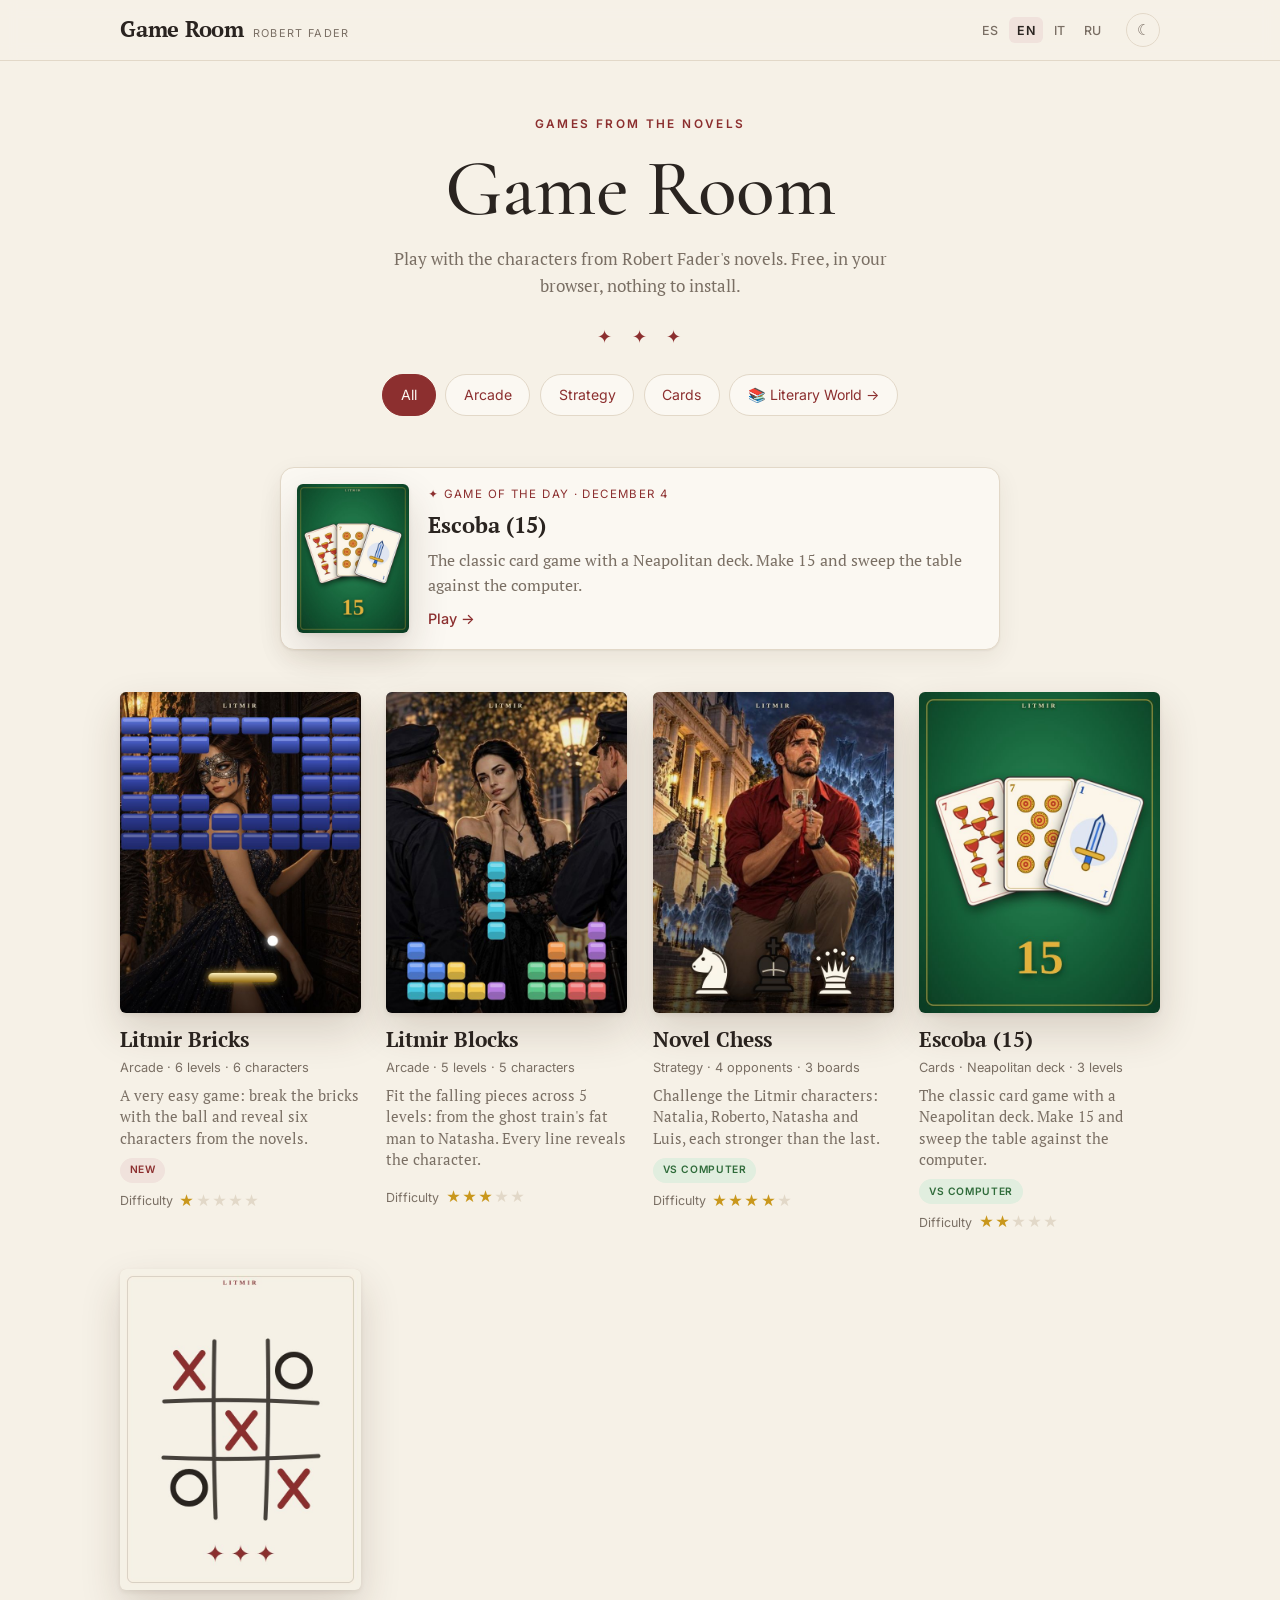
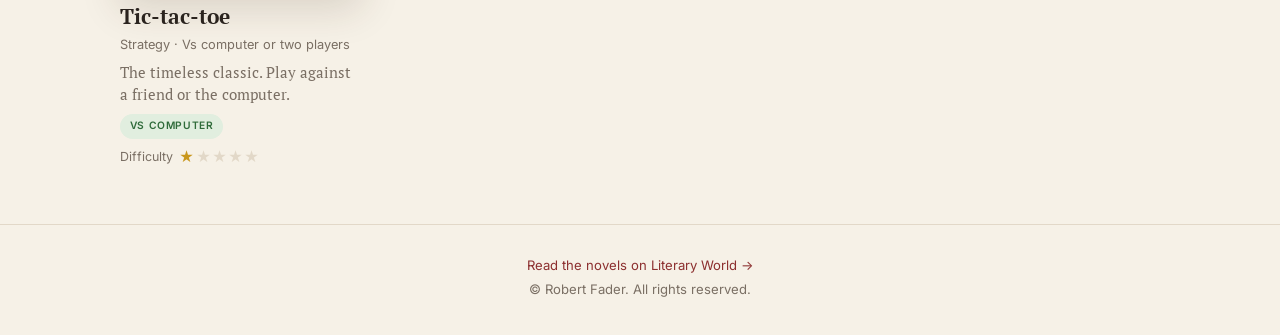
<file: index.html>
<!DOCTYPE html>
<html lang="es">
<head>
  <meta charset="UTF-8">
  <meta name="viewport" content="width=device-width, initial-scale=1.0, viewport-fit=cover">
  <title>Sala de juegos · Robert Fader</title>
  <meta name="description" content="Juegos con los personajes de las novelas de Robert Fader · Games · Giochi · Игры">
  <meta name="theme-color" content="#f6f1e7" media="(prefers-color-scheme: light)">
  <meta name="theme-color" content="#16130f" media="(prefers-color-scheme: dark)">
  <link rel="preconnect" href="https://fonts.googleapis.com">
  <link rel="preconnect" href="https://fonts.gstatic.com" crossorigin>
  <link href="https://fonts.googleapis.com/css2?family=Cormorant+Garamond:ital,wght@0,500;0,600;1,500&family=PT+Serif:ital,wght@0,400;0,700;1,400&family=Inter:wght@400;500;600&display=swap" rel="stylesheet">
  <link rel="stylesheet" href="css/home.css">
  <script>
    // aplica el tema guardado antes de pintar para evitar parpadeos
    try { const th = localStorage.getItem("portal-theme"); if (th) document.documentElement.dataset.theme = th; } catch (e) {}
  </script>
</head>
<body>
  <header class="top">
    <div class="wrap top-in">
      <a class="brand" href="./">
        <span class="brand-name" data-i18n="brand"></span>
        <span class="brand-by">Robert Fader</span>
      </a>
      <nav class="langs" id="langs" aria-label="Idioma / Language"></nav>
      <button class="theme-btn" id="themeBtn" data-i18n-aria="theme">☾</button>
    </div>
  </header>

  <main class="wrap">
    <section class="hero">
      <p class="eyebrow" data-i18n="eyebrow"></p>
      <h1 data-i18n="brand"></h1>
      <p class="lead" data-i18n="lead"></p>
      <div class="stars-orn" aria-hidden="true">✦ &nbsp; ✦ &nbsp; ✦</div>
      <div class="pills" id="pills"></div>
    </section>

    <section class="pick" id="pick"></section>

    <section class="grid" id="grid" aria-live="polite"></section>
  </main>

  <footer class="foot">
    <div class="wrap">
      <p><a id="litLink" href="https://luisfader.github.io/litmir/" data-i18n="readNovels"></a></p>
      <p>© Robert Fader. <span data-i18n="rights"></span></p>
    </div>
  </footer>

  <script src="js/i18n.js"></script>
  <script src="js/games.js"></script>
  <script src="js/portal.js"></script>
</body>
</html>
</file>
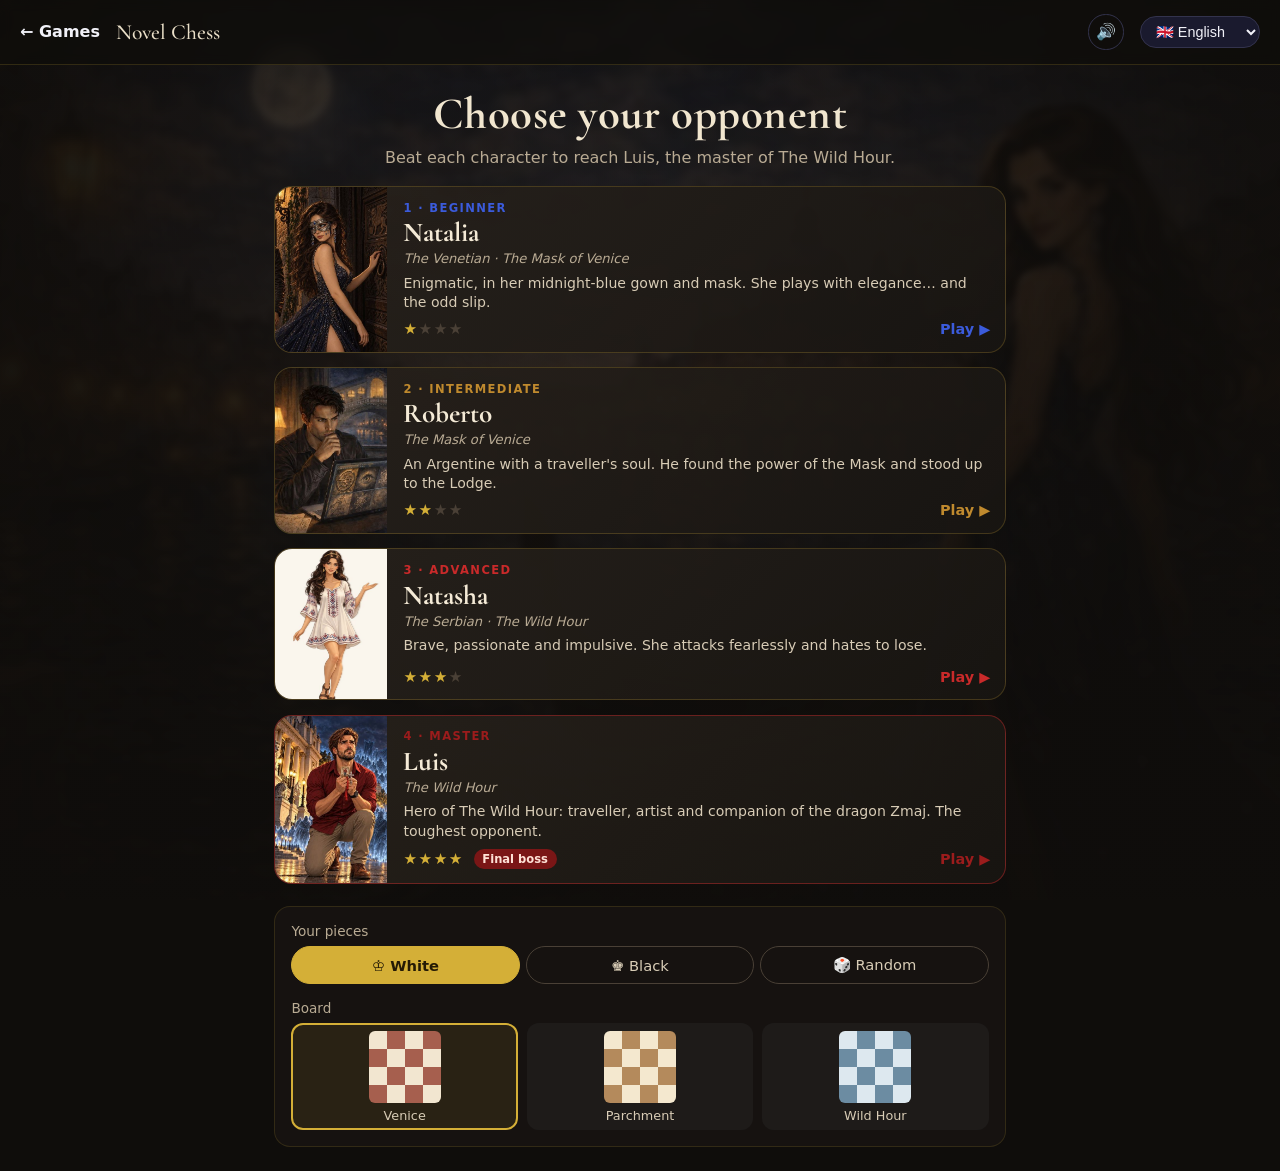
<file: games/ajedrez/index.html>
<!DOCTYPE html>
<html lang="es">
<head>
  <meta charset="UTF-8">
  <meta name="viewport" content="width=device-width, initial-scale=1.0, viewport-fit=cover">
  <meta name="theme-color" content="#0f0d0b">
  <title>Ajedrez de las novelas</title>
  <link rel="preconnect" href="https://fonts.googleapis.com">
  <link rel="preconnect" href="https://fonts.gstatic.com" crossorigin>
  <link href="https://fonts.googleapis.com/css2?family=Cormorant+Garamond:ital,wght@0,600;0,700;1,500&display=swap" rel="stylesheet">
  <link rel="stylesheet" href="../../css/portal.css">
  <link rel="stylesheet" href="ajedrez.css">
</head>
<body>
  <div class="ambient" id="ambient"></div>

  <nav class="game-bar">
    <a href="../../" data-i18n="back"></a>
    <h1 data-i18n="title"></h1>
    <span class="spacer"></span>
    <button class="icon-btn" id="btnSound" data-i18n-aria="sound">🔊</button>
    <button class="icon-btn" id="btnRivals" data-i18n-aria="rivals" hidden>👥</button>
    <span id="lang"></span>
  </nav>

  <!-- Pantalla 1: elegir rival -->
  <section class="screen" id="screenSelect">
    <header class="sel-head">
      <h2 data-i18n="pickRival"></h2>
      <p data-i18n="pickSub"></p>
    </header>
    <div class="rivals" id="rivalList"></div>
    <div class="options">
      <div class="opt">
        <span data-i18n="yourColor"></span>
        <div class="seg" id="colorSeg"></div>
      </div>
      <div class="opt">
        <span data-i18n="boardStyle"></span>
        <div class="themes" id="themeSeg"></div>
      </div>
    </div>
  </section>

  <!-- Pantalla 2: partida -->
  <section class="screen" id="screenGame" hidden>
    <div class="player-bar opp" id="oppBar">
      <img class="avatar" id="oppAvatar" alt="">
      <div class="pinfo">
        <div class="pname"><b id="oppName"></b> <span class="lvl" id="oppLevel"></span></div>
        <div class="captured" id="oppCaptured"></div>
      </div>
      <div class="status" id="oppStatus"></div>
      <div class="bubble" id="bubble" hidden></div>
    </div>

    <div class="board-wrap" id="boardWrap">
      <div class="board" id="board">
        <div class="squares" id="squares"></div>
        <div class="pieces" id="pieces"></div>
      </div>
      <div class="promo" id="promo" hidden></div>
    </div>

    <div class="player-bar me">
      <div class="avatar me-av">♟</div>
      <div class="pinfo">
        <div class="pname"><b data-i18n="you"></b></div>
        <div class="captured" id="myCaptured"></div>
      </div>
      <div class="status" id="myStatus"></div>
    </div>

    <div class="moves" id="moves"></div>

    <div class="game-controls">
      <button class="btn" id="btnUndo">↶ <span data-i18n="undo"></span></button>
      <button class="btn" id="btnResign">🏳 <span id="resignLbl" data-i18n="resign"></span></button>
      <div class="themes mini" id="themeSeg2"></div>
    </div>
  </section>

  <div class="modal" id="modal" hidden><div class="modal-box" id="modalBox" role="dialog" aria-modal="true"></div></div>

  <script src="../../js/i18n.js"></script>
  <script src="strings.js"></script>
  <script src="pieces.js"></script>
  <script src="chess-engine.js"></script>
  <script src="ajedrez.js"></script>
</body>
</html>
</file>
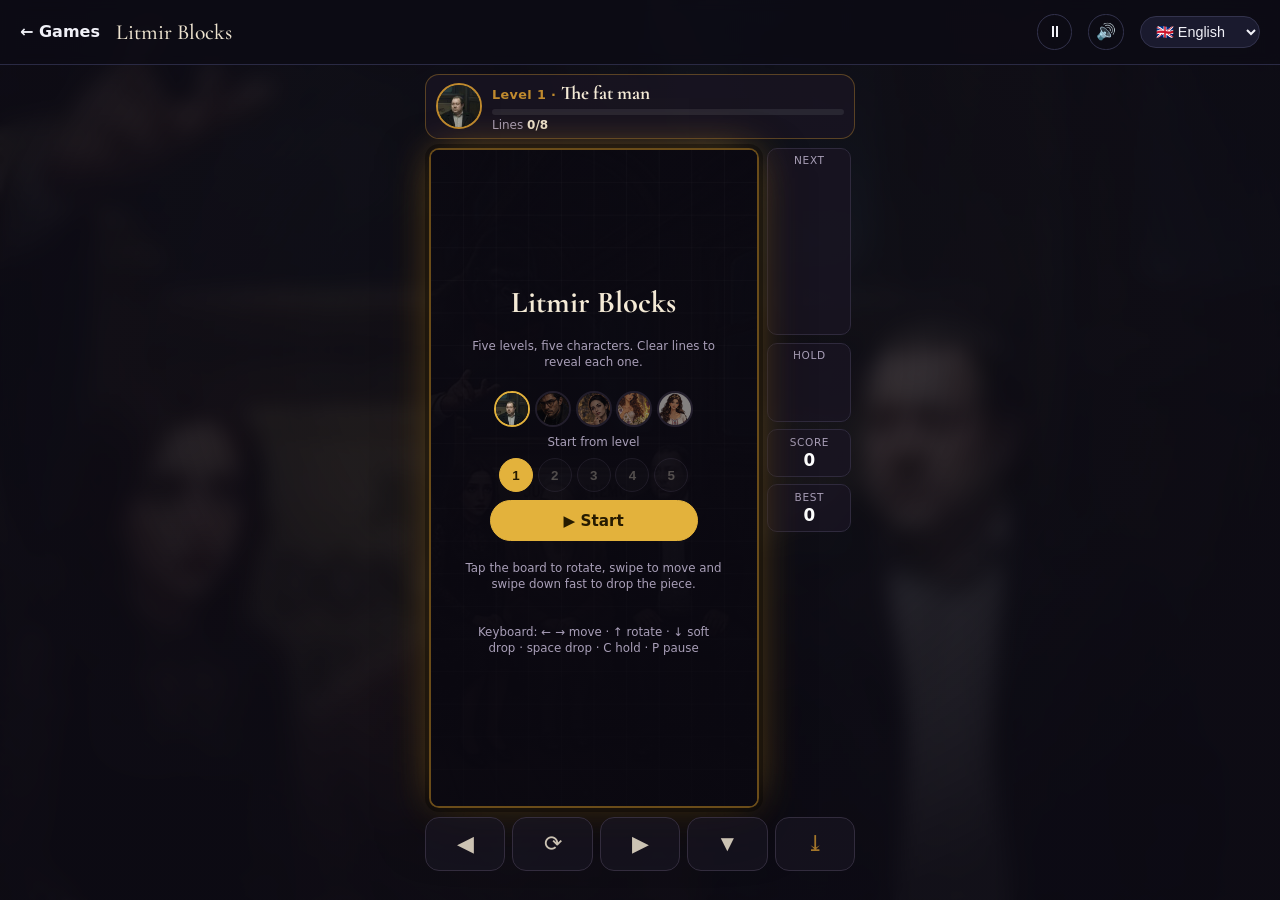
<file: games/bloques/index.html>
<!DOCTYPE html>
<html lang="es">
<head>
  <meta charset="UTF-8">
  <meta name="viewport" content="width=device-width, initial-scale=1.0, viewport-fit=cover, user-scalable=no">
  <meta name="theme-color" content="#0d0b14">
  <title>Bloques de Litmir</title>
  <link rel="preconnect" href="https://fonts.googleapis.com">
  <link rel="preconnect" href="https://fonts.gstatic.com" crossorigin>
  <link href="https://fonts.googleapis.com/css2?family=Cormorant+Garamond:ital,wght@0,600;0,700;1,500&display=swap" rel="stylesheet">
  <link rel="stylesheet" href="../../css/portal.css">
  <link rel="stylesheet" href="bloques.css">
</head>
<body>
  <div class="ambient" id="ambient"></div>

  <nav class="game-bar">
    <a href="../../" data-i18n="back"></a>
    <h1 data-i18n="title"></h1>
    <span class="spacer"></span>
    <button class="icon-btn" id="btnPause" data-i18n-aria="pause">⏸</button>
    <button class="icon-btn" id="btnSound" data-i18n-aria="sound">🔊</button>
    <span id="lang"></span>
  </nav>

  <main class="game">
    <div class="hud-top">
      <img class="avatar" id="lvlAvatar" alt="">
      <div class="lvl-info">
        <div class="lvl-name"><span id="lvlNum"></span> · <b id="lvlName"></b></div>
        <div class="progress"><i id="lvlBar"></i></div>
        <div class="lvl-lines"><span data-i18n="lines"></span> <b id="lvlLines">0/8</b></div>
      </div>
    </div>

    <div class="play">
      <div class="well" id="well">
        <div class="reveal" id="reveal"></div>
        <div class="veil" id="veil"></div>
        <canvas id="board" aria-label="Board"></canvas>
        <div class="overlay" id="overlay" hidden></div>
      </div>

      <aside class="side">
        <div class="box">
          <span data-i18n="next"></span>
          <canvas id="next" width="80" height="180"></canvas>
        </div>
        <div class="box hold-box" id="holdBox" role="button" tabindex="0" data-i18n-aria="hold">
          <span data-i18n="hold"></span>
          <canvas id="hold" width="80" height="60"></canvas>
        </div>
        <div class="box stat"><span data-i18n="score"></span><b id="score">0</b></div>
        <div class="box stat"><span data-i18n="best"></span><b id="best">0</b></div>
      </aside>
    </div>

    <div class="pad" id="pad">
      <button data-k="left" data-i18n-aria="left">◀</button>
      <button data-k="rotate" data-i18n-aria="rotate">⟳</button>
      <button data-k="right" data-i18n-aria="right">▶</button>
      <button data-k="down" data-i18n-aria="down">▼</button>
      <button data-k="drop" data-i18n-aria="drop">⤓</button>
    </div>
  </main>

  <script src="../../js/i18n.js"></script>
  <script src="strings.js"></script>
  <script src="bloques.js"></script>
</body>
</html>
</file>
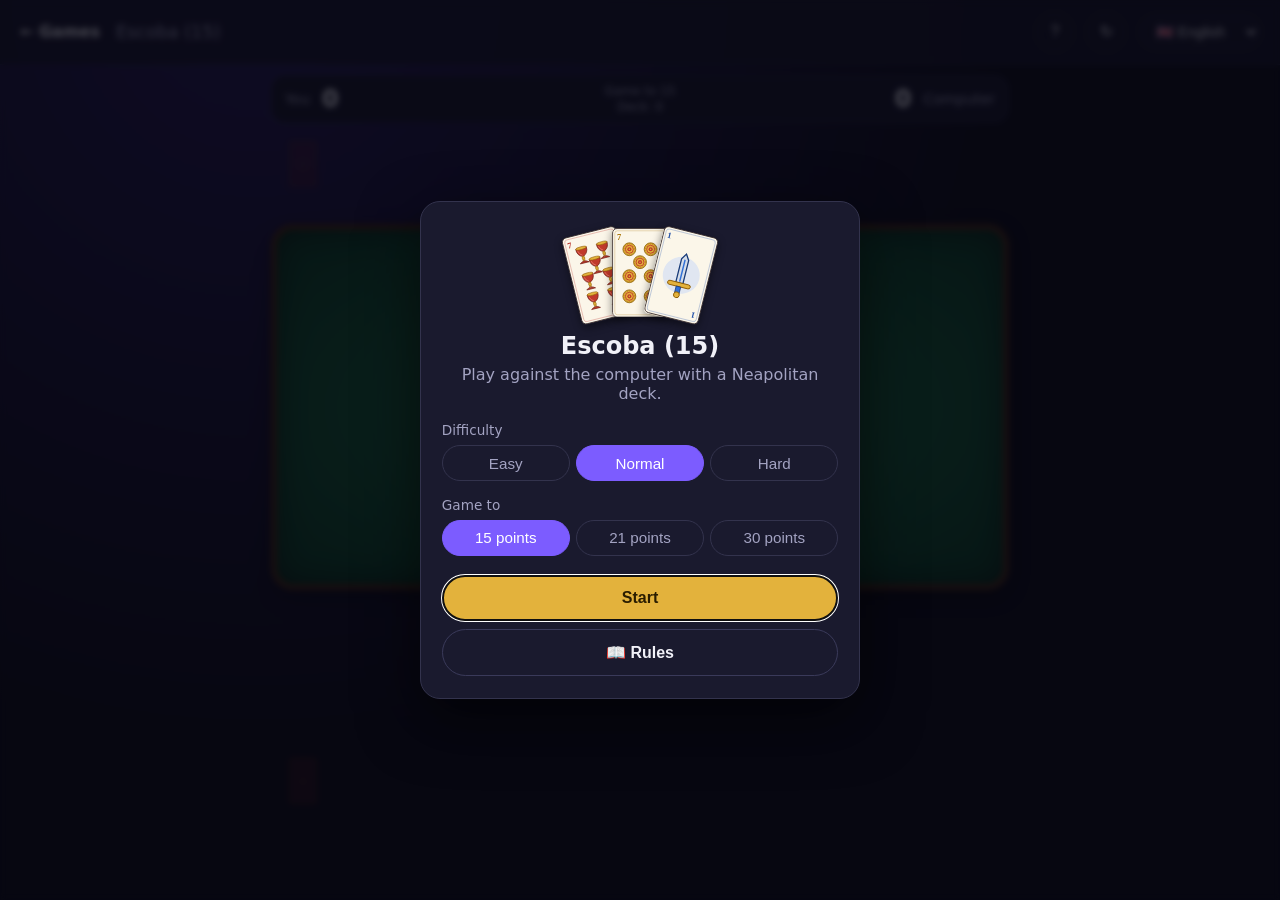
<file: games/escoba/index.html>
<!DOCTYPE html>
<html lang="es">
<head>
  <meta charset="UTF-8">
  <meta name="viewport" content="width=device-width, initial-scale=1.0, viewport-fit=cover">
  <meta name="theme-color" content="#0f0f1a">
  <title>Escoba de 15</title>
  <link rel="stylesheet" href="../../css/portal.css">
  <link rel="stylesheet" href="escoba.css">
</head>
<body>
  <nav class="game-bar">
    <a href="../../" data-i18n="back"></a>
    <h1 data-i18n="title"></h1>
    <span class="spacer"></span>
    <button class="icon-btn" id="btnRules" data-i18n-aria="rules">?</button>
    <button class="icon-btn" id="btnNew" data-i18n-aria="newGame">↻</button>
    <span id="lang"></span>
  </nav>

  <div class="game">
    <div class="scoreboard">
      <div class="sb-player" id="sbP"><span data-i18n="you"></span><b id="ptsP">0</b></div>
      <div class="sb-mid"><span id="targetLbl"></span><span id="deckLbl"></span></div>
      <div class="sb-player" id="sbC"><b id="ptsC">0</b><span data-i18n="cpu"></span></div>
    </div>

    <div class="row opp">
      <div class="pile" id="pileC"></div>
      <div class="hand hand-opp" id="oppHand"></div>
      <div class="pile-spacer"></div>
    </div>

    <div class="felt"><div class="table" id="table"></div></div>

    <div class="msg">
      <div id="info" class="info"></div>
      <div id="prompt" class="prompt"></div>
      <button class="btn soplo" id="btnSoplo" data-i18n="soplar" hidden></button>
    </div>

    <div class="controls">
      <button class="btn ghost" id="btnHint">💡 <span data-i18n="hint"></span></button>
      <span class="sum" id="sum"></span>
      <button class="btn" id="btnDiscard" data-i18n="discard"></button>
      <button class="btn primary" id="btnCapture" data-i18n="capture"></button>
    </div>

    <div class="row me">
      <div class="pile" id="pileP"></div>
      <div class="hand hand-me" id="myHand"></div>
      <div class="pile-spacer"></div>
    </div>
  </div>

  <div class="modal" id="modal" hidden><div class="modal-box" id="modalBox" role="dialog" aria-modal="true"></div></div>
  <div class="banner" id="banner" hidden></div>

  <script src="../../js/i18n.js"></script>
  <script src="strings.js"></script>
  <script src="cards.js"></script>
  <script src="escoba.js"></script>
</body>
</html>
</file>
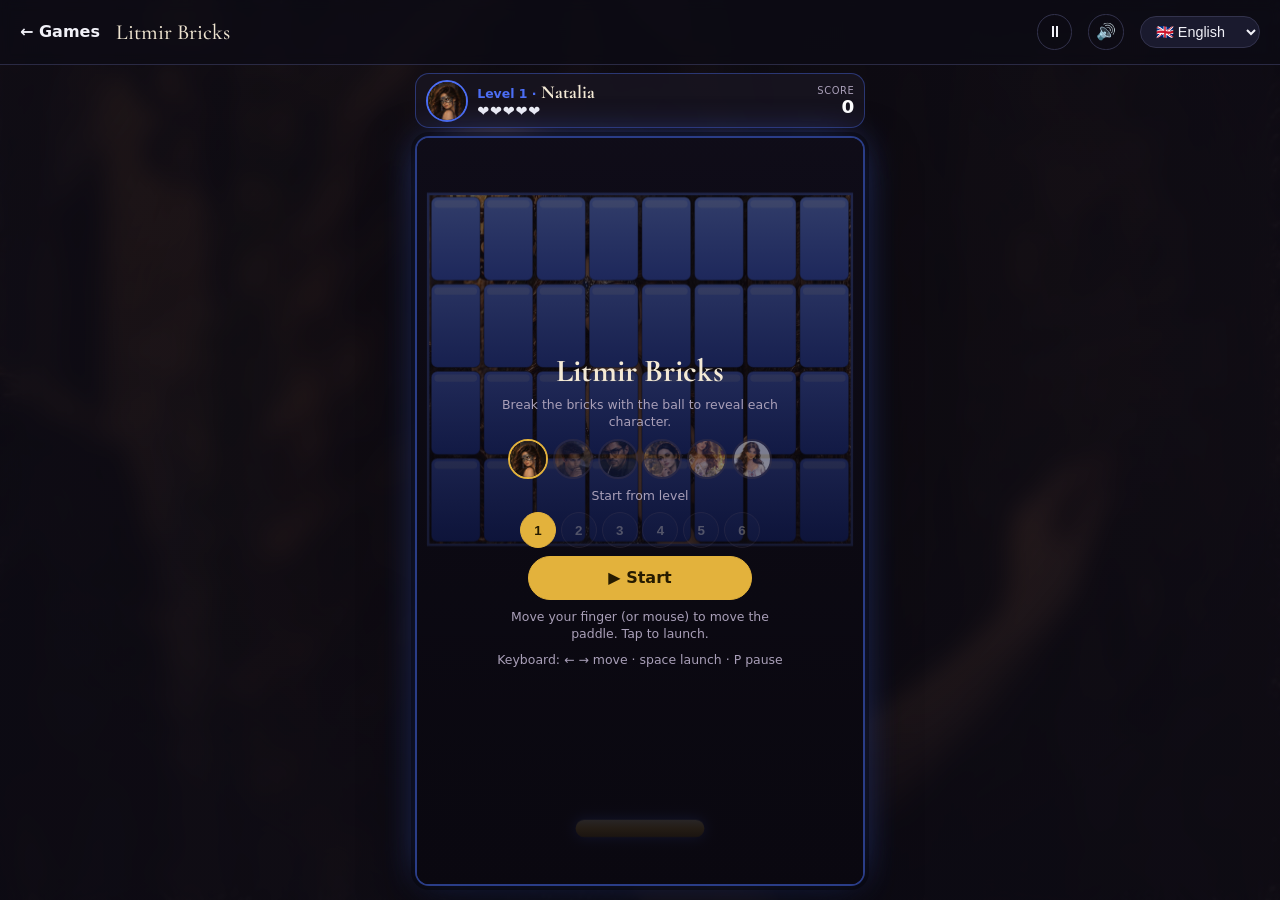
<file: games/ladrillos/index.html>
<!DOCTYPE html>
<html lang="es">
<head>
  <meta charset="UTF-8">
  <meta name="viewport" content="width=device-width, initial-scale=1.0, viewport-fit=cover, user-scalable=no">
  <meta name="theme-color" content="#0d0b14">
  <title>Ladrillos de Litmir</title>
  <link rel="preconnect" href="https://fonts.googleapis.com">
  <link rel="preconnect" href="https://fonts.gstatic.com" crossorigin>
  <link href="https://fonts.googleapis.com/css2?family=Cormorant+Garamond:ital,wght@0,600;0,700;1,500&display=swap" rel="stylesheet">
  <link rel="stylesheet" href="../../css/portal.css">
  <link rel="stylesheet" href="ladrillos.css">
</head>
<body>
  <div class="ambient" id="ambient"></div>

  <nav class="game-bar">
    <a href="../../" data-i18n="back"></a>
    <h1 data-i18n="title"></h1>
    <span class="spacer"></span>
    <button class="icon-btn" id="btnPause" data-i18n-aria="pause">⏸</button>
    <button class="icon-btn" id="btnSound" data-i18n-aria="sound">🔊</button>
    <span id="lang"></span>
  </nav>

  <main class="game">
    <div class="hud">
      <img class="avatar" id="avatar" alt="">
      <div class="info">
        <div class="lname"><span id="lvlNum"></span> · <b id="lvlName"></b></div>
        <div class="lives" id="lives" data-i18n-aria="lives"></div>
      </div>
      <div class="score"><span data-i18n="score"></span><b id="score">0</b></div>
    </div>

    <div class="stage" id="stage">
      <canvas id="cv"></canvas>
      <div class="overlay" id="overlay" hidden></div>
    </div>
  </main>

  <script src="../../js/i18n.js"></script>
  <script src="strings.js"></script>
  <script src="ladrillos.js"></script>
</body>
</html>
</file>
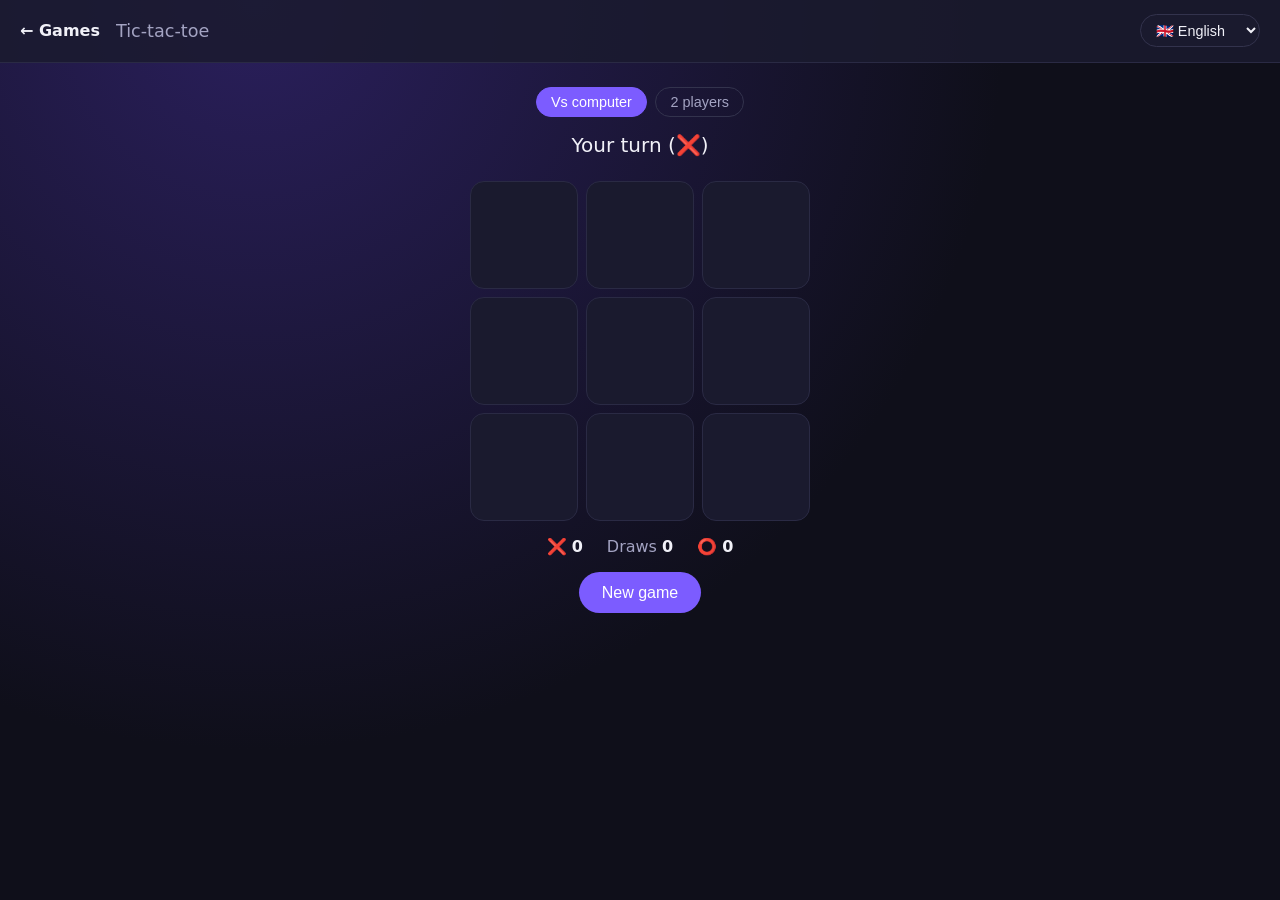
<file: games/tres-en-raya/index.html>
<!DOCTYPE html>
<html lang="es">
<head>
  <meta charset="UTF-8">
  <meta name="viewport" content="width=device-width, initial-scale=1.0">
  <title>Tatetí</title>
  <link rel="stylesheet" href="../../css/portal.css">
  <style>
    .wrap { flex: 1; display: flex; flex-direction: column; align-items: center; padding: 1.5rem 1rem; gap: 1rem; }
    .modos { display: flex; gap: .5rem; }
    .estado { font-size: 1.25rem; min-height: 1.6em; text-align: center; }
    .tablero { display: grid; grid-template-columns: repeat(3, 1fr); grid-template-rows: repeat(3, 1fr); gap: 8px; width: min(340px, 90vw); aspect-ratio: 1; }
    .casilla {
      background: var(--panel); border: 1px solid #2a2a44; border-radius: 14px;
      font-size: clamp(2.5rem, 12vw, 4rem); font-weight: 700; color: var(--text);
      cursor: pointer; display: grid; place-items: center; transition: background .15s;
    }
    .casilla:hover:not(:disabled) { background: #24243d; }
    .casilla.x { color: #ff6b8b; }
    .casilla.o { color: #4dd4ff; }
    .casilla.gana { background: #2f2a55; border-color: var(--accent); }
    .marcador { display: flex; gap: 1.5rem; color: var(--muted); }
    .marcador b { color: var(--text); }
    .btn { background: var(--accent); color: #fff; border: 0; padding: .7rem 1.4rem; border-radius: 999px; font-size: 1rem; cursor: pointer; }
  </style>
</head>
<body>
  <nav class="game-bar">
    <a href="../../" data-i18n="back"></a>
    <h1 data-i18n="title"></h1>
    <span class="spacer"></span>
    <span id="lang"></span>
  </nav>

  <div class="wrap">
    <div class="modos">
      <button class="chip activo" data-modo="cpu" data-i18n="vsCpu"></button>
      <button class="chip" data-modo="2j" data-i18n="twoP"></button>
    </div>
    <div class="estado" id="estado"></div>
    <div class="tablero" id="tablero"></div>
    <div class="marcador">
      <span>❌ <b id="sx">0</b></span>
      <span><span data-i18n="draws"></span> <b id="se">0</b></span>
      <span>⭕ <b id="so">0</b></span>
    </div>
    <button class="btn" id="reiniciar" data-i18n="newGame"></button>
  </div>

  <script src="../../js/i18n.js"></script>
  <script>
    I18N.add({
      es: { pageTitle: "Tatetí · Portal de Juegos", title: "Tatetí", vsCpu: "Contra la máquina", twoP: "2 jugadores", draws: "Empates", newGame: "Nueva partida", draw: "¡Empate!", youWin: "¡Ganaste! 🎉", cpuWins: "Gana la máquina 🤖", wins: "¡Gana {p}! 🎉", yourTurn: "Tu turno (❌)", thinking: "Pensando…", turnOf: "Turno de {p}", cell: "Casilla {n}" },
      en: { pageTitle: "Tic-tac-toe · Games Portal", title: "Tic-tac-toe", vsCpu: "Vs computer", twoP: "2 players", draws: "Draws", newGame: "New game", draw: "It's a draw!", youWin: "You win! 🎉", cpuWins: "The computer wins 🤖", wins: "{p} wins! 🎉", yourTurn: "Your turn (❌)", thinking: "Thinking…", turnOf: "{p}'s turn", cell: "Square {n}" },
      it: { pageTitle: "Tris · Portale dei Giochi", title: "Tris", vsCpu: "Contro il computer", twoP: "2 giocatori", draws: "Pareggi", newGame: "Nuova partita", draw: "Pareggio!", youWin: "Hai vinto! 🎉", cpuWins: "Vince il computer 🤖", wins: "Vince {p}! 🎉", yourTurn: "Tocca a te (❌)", thinking: "Sto pensando…", turnOf: "Tocca a {p}", cell: "Casella {n}" },
      ru: { pageTitle: "Крестики-нолики · Портал игр", title: "Крестики-нолики", vsCpu: "Против компьютера", twoP: "2 игрока", draws: "Ничьи", newGame: "Новая игра", draw: "Ничья!", youWin: "Вы победили! 🎉", cpuWins: "Победил компьютер 🤖", wins: "Победили {p}! 🎉", yourTurn: "Ваш ход (❌)", thinking: "Думаю…", turnOf: "Ходят {p}", cell: "Клетка {n}" },
    });
    I18N.mount(document.getElementById("lang"));
    I18N.apply();
    I18N.onChange(() => pintar(ultimo));
    let ultimo = null;
    const LINEAS = [[0,1,2],[3,4,5],[6,7,8],[0,3,6],[1,4,7],[2,5,8],[0,4,8],[2,4,6]];
    const tablero = document.getElementById("tablero");
    const estado = document.getElementById("estado");
    const puntos = { X: 0, O: 0, E: 0 };
    let celdas, turno, fin, modo = "cpu";

    function ganador(b) {
      for (const l of LINEAS) {
        const [a, c, d] = l;
        if (b[a] && b[a] === b[c] && b[a] === b[d]) return { jugador: b[a], linea: l };
      }
      return b.every(Boolean) ? { jugador: "E" } : null;
    }

    // Minimax: la máquina juega perfecto, pero a veces se equivoca para que se pueda ganar
    function minimax(b, jug) {
      const r = ganador(b);
      if (r) return { score: r.jugador === "O" ? 10 : r.jugador === "X" ? -10 : 0 };
      const movs = [];
      b.forEach((v, i) => {
        if (v) return;
        b[i] = jug;
        movs.push({ i, score: minimax(b, jug === "O" ? "X" : "O").score });
        b[i] = null;
      });
      return movs.reduce((m, x) => (jug === "O" ? x.score > m.score : x.score < m.score) ? x : m);
    }

    function jugadaCpu() {
      const libres = celdas.map((v, i) => v ? null : i).filter((i) => i !== null);
      if (Math.random() < 0.2) return libres[Math.floor(Math.random() * libres.length)];
      return minimax([...celdas], "O").i;
    }

    function nueva() {
      celdas = Array(9).fill(null);
      turno = "X";
      fin = false;
      pintar();
    }

    function mover(i) {
      if (fin || celdas[i]) return;
      celdas[i] = turno;
      const r = ganador(celdas);
      if (r) {
        fin = true;
        puntos[r.jugador]++;
        pintar(r);
        return;
      }
      turno = turno === "X" ? "O" : "X";
      pintar();
      if (modo === "cpu" && turno === "O") setTimeout(() => mover(jugadaCpu()), 350);
    }

    function pintar(r) {
      tablero.innerHTML = "";
      celdas.forEach((v, i) => {
        const b = document.createElement("button");
        b.className = "casilla" + (v ? " " + v.toLowerCase() : "") + (r?.linea?.includes(i) ? " gana" : "");
        b.textContent = v === "X" ? "✕" : v === "O" ? "○" : "";
        b.disabled = !!v || fin || (modo === "cpu" && turno === "O");
        b.setAttribute("aria-label", I18N.t("cell", { n: i + 1 }));
        b.addEventListener("click", () => mover(i));
        tablero.appendChild(b);
      });
      ultimo = r || null;
      const T = I18N.t;
      if (r) estado.textContent = r.jugador === "E" ? T("draw") : modo === "cpu" ? (r.jugador === "X" ? T("youWin") : T("cpuWins")) : T("wins", { p: r.jugador === "X" ? "❌" : "⭕" });
      else estado.textContent = modo === "cpu" ? (turno === "X" ? T("yourTurn") : T("thinking")) : T("turnOf", { p: turno === "X" ? "❌" : "⭕" });
      document.getElementById("sx").textContent = puntos.X;
      document.getElementById("so").textContent = puntos.O;
      document.getElementById("se").textContent = puntos.E;
    }

    document.querySelectorAll("[data-modo]").forEach((b) =>
      b.addEventListener("click", () => {
        modo = b.dataset.modo;
        document.querySelectorAll("[data-modo]").forEach((x) => x.classList.toggle("activo", x === b));
        puntos.X = puntos.O = puntos.E = 0;
        nueva();
      })
    );
    document.getElementById("reiniciar").addEventListener("click", nueva);
    nueva();
  </script>
</body>
</html>
</file>
<file: css/home.css>
/* Portada del portal, con el estilo del sitio Mundo literario (Litmir) */
:root {
  --bg: #f6f1e7; --paper: #fbf8f2; --ink: #2a2420; --muted: #7a6f64; --line: #e2d8c8;
  --accent: #8c2f2f; --accent-soft: #f0e2dc;
  --ok: #2f6b3a; --ok-soft: #e1eedf;
  --star: #c9971c;
  --shadow: 0 1px 2px rgba(60,40,20,.06), 0 8px 24px rgba(60,40,20,.07);
  --shadow-lg: 0 2px 4px rgba(60,40,20,.08), 0 18px 40px rgba(60,40,20,.16);
  --serif: "PT Serif", Georgia, serif;
  --display: "Cormorant Garamond", "PT Serif", Georgia, serif;
  --sans: Inter, system-ui, -apple-system, "Segoe UI", sans-serif;
}
@media (prefers-color-scheme: dark) {
  :root:not([data-theme="light"]) {
    --bg: #16130f; --paper: #1d1914; --ink: #e9e1d4; --muted: #a19584; --line: #332c24;
    --accent: #d98c7a; --accent-soft: #2c211c; --ok: #9fd3a6; --ok-soft: #23382b; --star: #e0b14a;
    --shadow: 0 1px 2px rgba(0,0,0,.3), 0 8px 24px rgba(0,0,0,.35);
    --shadow-lg: 0 2px 4px rgba(0,0,0,.35), 0 18px 40px rgba(0,0,0,.5);
  }
}
:root[data-theme="dark"] {
  --bg: #16130f; --paper: #1d1914; --ink: #e9e1d4; --muted: #a19584; --line: #332c24;
  --accent: #d98c7a; --accent-soft: #2c211c; --ok: #9fd3a6; --ok-soft: #23382b; --star: #e0b14a;
  --shadow: 0 1px 2px rgba(0,0,0,.3), 0 8px 24px rgba(0,0,0,.35);
  --shadow-lg: 0 2px 4px rgba(0,0,0,.35), 0 18px 40px rgba(0,0,0,.5);
}

* { box-sizing: border-box; }
html { -webkit-text-size-adjust: 100%; }
body {
  margin: 0; background: var(--bg); color: var(--ink); font-family: var(--serif);
  line-height: 1.55; min-height: 100vh; display: flex; flex-direction: column;
  transition: background .25s, color .25s;
}
a { color: inherit; }
.wrap { width: min(1080px, 100%); margin: 0 auto; padding: 0 1.25rem; }

/* ── Cabecera ───────────────────────────── */
.top { border-bottom: 1px solid var(--line); background: color-mix(in srgb, var(--bg) 88%, transparent); position: sticky; top: 0; z-index: 10; backdrop-filter: blur(8px); }
.top-in { display: flex; align-items: center; gap: 1rem; min-height: 60px; }
.brand { text-decoration: none; display: flex; align-items: baseline; gap: .55rem; white-space: nowrap; }
.brand-name { font-family: var(--serif); font-weight: 700; font-size: 1.35rem; letter-spacing: -.01em; }
.brand-by { font-family: var(--sans); font-size: .68rem; letter-spacing: .12em; text-transform: uppercase; color: var(--muted); }
.langs { margin-left: auto; display: flex; gap: .15rem; }
.langs button {
  font-family: var(--sans); font-size: .78rem; font-weight: 500; letter-spacing: .04em; color: var(--muted);
  background: none; border: 0; padding: .35rem .5rem; border-radius: 6px; cursor: pointer;
}
.langs button:hover { color: var(--ink); }
.langs button.on { background: var(--accent-soft); color: var(--ink); font-weight: 600; }
.theme-btn {
  background: none; border: 1px solid var(--line); color: var(--muted); width: 34px; height: 34px; border-radius: 50%;
  cursor: pointer; font-size: .95rem; flex: none;
}
.theme-btn:hover { color: var(--ink); border-color: var(--muted); }

/* ── Portada ────────────────────────────── */
.hero { text-align: center; padding: 3.4rem 0 1.6rem; }
.eyebrow { font-family: var(--sans); font-size: .74rem; font-weight: 600; letter-spacing: .2em; text-transform: uppercase; color: var(--accent); margin: 0 0 .9rem; }
.hero h1 { font-family: var(--display); font-weight: 500; font-size: clamp(2.8rem, 9vw, 5rem); line-height: 1.02; margin: 0; letter-spacing: -.01em; }
.lead { color: var(--muted); font-size: 1.08rem; margin: 1rem auto 0; max-width: 34rem; }
.stars-orn { color: var(--accent); font-size: 1.15rem; margin: 1.4rem 0 1.5rem; letter-spacing: .1em; }
.pills { display: flex; flex-wrap: wrap; justify-content: center; gap: .6rem; }
.pill {
  font-family: var(--sans); font-size: .88rem; color: var(--accent); background: var(--paper);
  border: 1px solid var(--line); border-radius: 999px; padding: .55rem 1.1rem; cursor: pointer; text-decoration: none;
  transition: border-color .15s, background .15s, transform .15s;
}
.pill:hover { border-color: var(--accent); transform: translateY(-1px); }
.pill.on { background: var(--accent); border-color: var(--accent); color: var(--paper); }

/* Juego del día */
.pick {
  max-width: 720px; margin: 1.6rem auto 0; background: var(--paper); border: 1px solid var(--line);
  border-radius: 14px; box-shadow: var(--shadow); padding: 1rem; display: grid; grid-template-columns: 112px 1fr; gap: 1.2rem; align-items: center;
}
.pick img { width: 112px; aspect-ratio: 3 / 4; object-fit: cover; border-radius: 6px; box-shadow: var(--shadow-lg); display: block; }
.pick .eb { font-family: var(--sans); font-size: .72rem; letter-spacing: .12em; text-transform: uppercase; color: var(--accent); margin: 0 0 .35rem; }
.pick h2 { font-family: var(--serif); font-size: 1.35rem; margin: 0 0 .35rem; }
.pick p.d { color: var(--muted); margin: 0 0 .6rem; font-size: .98rem; }
.pick a.go { font-family: var(--sans); font-size: .9rem; color: var(--accent); text-decoration: none; font-weight: 500; }
.pick a.go:hover { text-decoration: underline; }

/* Rejilla de juegos, como portadas de libros */
.grid { display: grid; grid-template-columns: repeat(auto-fill, minmax(220px, 1fr)); gap: 2.2rem 1.6rem; padding: 2.6rem 0 3.5rem; }
.game { text-decoration: none; display: flex; flex-direction: column; gap: .35rem; }
.cover { position: relative; aspect-ratio: 3 / 4; border-radius: 6px; overflow: hidden; box-shadow: var(--shadow-lg); background: var(--line); transition: transform .2s, box-shadow .2s; }
.cover img { width: 100%; height: 100%; object-fit: cover; display: block; }
.cover .play {
  position: absolute; inset: auto 0 0 0; padding: 2.4rem .9rem .8rem; text-align: center;
  background: linear-gradient(transparent, rgba(20,14,10,.78)); color: #fff;
  font-family: var(--sans); font-weight: 600; font-size: .9rem; letter-spacing: .04em; opacity: 0; transition: opacity .2s;
}
.game:hover .cover, .game:focus-visible .cover { transform: translateY(-4px); box-shadow: 0 4px 8px rgba(60,40,20,.1), 0 26px 50px rgba(60,40,20,.22); }
.game:hover .play, .game:focus-visible .play { opacity: 1; }
.game:focus-visible { outline: none; }
.game:focus-visible .cover { outline: 3px solid var(--accent); outline-offset: 3px; }
.game h3 { font-family: var(--serif); font-size: 1.32rem; line-height: 1.2; margin: .55rem 0 0; }
.meta { font-family: var(--sans); font-size: .8rem; color: var(--muted); }
.desc { font-size: .92rem; color: var(--muted); margin: .1rem 0 .2rem; line-height: 1.45; }
.tags { display: flex; flex-wrap: wrap; gap: .35rem; }
.tag { white-space: nowrap; font-family: var(--sans); font-size: .64rem; font-weight: 600; letter-spacing: .06em; text-transform: uppercase; padding: .22rem .55rem; border-radius: 999px; border: 1px solid var(--line); color: var(--muted); }
.tag.cpu { background: var(--ok-soft); color: var(--ok); border-color: transparent; }
.tag.new { background: var(--accent-soft); color: var(--accent); border-color: transparent; }
.diff { font-family: var(--sans); font-size: .78rem; color: var(--muted); display: flex; align-items: center; gap: .4rem; margin-top: .1rem; }
.diff .s { color: var(--star); letter-spacing: .08em; font-size: .9rem; }
.diff .s i { color: var(--line); font-style: normal; }

/* ── Pie ────────────────────────────────── */
.foot { margin-top: auto; border-top: 1px solid var(--line); text-align: center; padding: 1.6rem 0 2rem; font-family: var(--sans); font-size: .82rem; color: var(--muted); }
.foot p { margin: .25rem 0; }
.foot a { color: var(--accent); text-decoration: none; }
.foot a:hover { text-decoration: underline; }

@media (max-width: 640px) {
  .wrap { padding: 0 1rem; }
  .brand-by { display: none; }
  .brand-name { font-size: 1.2rem; }
  .langs button { padding: .3rem .4rem; }
  .hero { padding: 2.4rem 0 1.2rem; }
  .pills { gap: .45rem; }
  .pill { font-size: .84rem; padding: .5rem .95rem; }
  .pick { grid-template-columns: 84px 1fr; gap: .9rem; padding: .85rem; }
  .pick img { width: 84px; }
  .pick h2 { font-size: 1.2rem; }
  .pick p.d { font-size: .9rem; display: -webkit-box; -webkit-line-clamp: 3; -webkit-box-orient: vertical; overflow: hidden; }
  .grid { grid-template-columns: repeat(2, 1fr); gap: 1.8rem 1rem; padding-top: 2rem; }
  .game h3 { font-size: 1.12rem; }
  .desc { display: none; }
  .cover .play { display: none; }
  .tag { font-size: .56rem; letter-spacing: .03em; padding: .2rem .45rem; }
}
@media (prefers-reduced-motion: reduce) { * { transition: none !important; } }
</file>
<file: css/portal.css>
:root {
  --bg: #0f0f1a;
  --panel: #1a1a2e;
  --text: #f1f1f8;
  --muted: #a3a3c2;
  --accent: #7c5cff;
  --radius: 18px;
}

* { box-sizing: border-box; }

body {
  margin: 0;
  font-family: system-ui, -apple-system, "Segoe UI", Roboto, sans-serif;
  background: radial-gradient(circle at 20% 0%, #2a1f5c 0%, var(--bg) 55%) fixed;
  color: var(--text);
  min-height: 100vh;
  display: flex;
  flex-direction: column;
}

.hero {
  text-align: center;
  padding: 3rem 1.25rem 1.5rem;
}
.hero h1 { margin: 0 0 .5rem; font-size: clamp(2rem, 6vw, 3.2rem); }
.hero p { margin: 0 0 1.5rem; color: var(--muted); }

#buscar {
  width: min(480px, 100%);
  padding: .85rem 1.1rem;
  border-radius: 999px;
  border: 1px solid #33334d;
  background: var(--panel);
  color: var(--text);
  font-size: 1rem;
  outline: none;
}
#buscar:focus { border-color: var(--accent); }

.filtros {
  display: flex;
  flex-wrap: wrap;
  gap: .5rem;
  justify-content: center;
  margin-top: 1rem;
}
.chip {
  border: 1px solid #33334d;
  background: transparent;
  color: var(--muted);
  padding: .4rem .9rem;
  border-radius: 999px;
  cursor: pointer;
  font-size: .9rem;
}
.chip.activo { background: var(--accent); color: #fff; border-color: var(--accent); }

main { flex: 1; width: min(1100px, 100%); margin: 0 auto; padding: 1rem 1.25rem 2rem; }

.grid {
  display: grid;
  grid-template-columns: repeat(auto-fill, minmax(240px, 1fr));
  gap: 1.25rem;
}

.card {
  --c: var(--accent);
  display: flex;
  flex-direction: column;
  background: var(--panel);
  border-radius: var(--radius);
  overflow: hidden;
  text-decoration: none;
  color: inherit;
  border: 1px solid #2a2a44;
  transition: transform .15s ease, box-shadow .15s ease, border-color .15s ease;
}
.card:hover, .card:focus-visible {
  transform: translateY(-4px);
  border-color: var(--c);
  box-shadow: 0 10px 30px -10px var(--c);
}
.card-emoji {
  font-size: 3rem;
  text-align: center;
  padding: 1.6rem 0;
  background: linear-gradient(135deg, var(--c), transparent 140%);
}
.card-body { padding: 1rem 1.1rem .5rem; flex: 1; }
.card-cat { font-size: .75rem; text-transform: uppercase; letter-spacing: .08em; color: var(--c); font-weight: 600; }
.card h2 { margin: .3rem 0 .4rem; font-size: 1.2rem; }
.card p { margin: 0; color: var(--muted); font-size: .92rem; line-height: 1.4; }
.card-play { padding: .8rem 1.1rem 1.1rem; font-weight: 600; color: var(--c); }

.card-emoji img { height: 96px; display: block; margin: -.4rem auto; filter: drop-shadow(0 6px 10px rgba(0,0,0,.35)); }

.vacio { text-align: center; color: var(--muted); }

/* Selector de idioma */
.top-lang { position: absolute; top: .9rem; right: 1rem; }
.lang-select {
  background: var(--panel);
  color: var(--text);
  border: 1px solid #33334d;
  border-radius: 999px;
  padding: .4rem .7rem;
  font-size: .9rem;
  cursor: pointer;
  max-width: 9.5rem;
}
.lang-select:focus { outline: 2px solid var(--accent); }
@media (max-width: 480px) { .hero { padding-top: 3.6rem; } }

footer { text-align: center; color: var(--muted); font-size: .85rem; padding: 1.5rem; }

/* Barra superior compartida por las páginas de los juegos */
.game-bar {
  display: flex;
  align-items: center;
  gap: 1rem;
  padding: .9rem 1.25rem;
  background: rgba(26, 26, 46, .85);
  border-bottom: 1px solid #2a2a44;
}
.game-bar a { color: var(--text); text-decoration: none; font-weight: 600; }
.game-bar h1 { margin: 0; font-size: 1.1rem; color: var(--muted); font-weight: 500; white-space: nowrap; overflow: hidden; text-overflow: ellipsis; }
.game-bar .spacer { flex: 1; }
.game-bar .icon-btn {
  background: transparent; color: var(--text); border: 1px solid #33334d;
  width: 2.2rem; height: 2.2rem; border-radius: 50%; font-size: 1rem; cursor: pointer; flex: none;
}
.game-bar .icon-btn:hover { border-color: var(--accent); }
@media (max-width: 480px) {
  .game-bar { gap: .5rem; padding: .7rem .8rem; }
  .game-bar .lang-select { max-width: 6.2rem; padding: .35rem .4rem; font-size: .8rem; }
}
</file>
<file: games/ajedrez/ajedrez.css>
:root {
  --gold: #d4af37;
  --serif: "Cormorant Garamond", "PT Serif", Georgia, serif;
  --bsize: min(94vw, 62vh, 560px);
}

body { background: #0f0d0b; overscroll-behavior: none; }

/* Fondo ambientado con la escena del personaje */
.ambient {
  position: fixed; inset: 0; z-index: -1;
  background: #0f0d0b center / cover no-repeat;
  transition: background-image .6s;
}
.ambient::after {
  content: ""; position: absolute; inset: 0;
  background:
    radial-gradient(ellipse at 50% 30%, rgba(15,13,11,.55), rgba(15,13,11,.92) 70%),
    linear-gradient(rgba(15,13,11,.35), rgba(15,13,11,.85));
  backdrop-filter: blur(3px);
}
.game-bar { background: rgba(15,13,11,.7); border-bottom-color: rgba(212,175,55,.18); backdrop-filter: blur(6px); }
.game-bar h1 { font-family: var(--serif); font-size: 1.35rem; color: #eadfc8; }
.game-bar > a { white-space: nowrap; }

.screen { flex: 1; width: min(760px, 100%); margin: 0 auto; padding: 1rem .9rem 1.5rem; }
.screen[hidden] { display: none; }

/* ── Selección de rival ─────────────────── */
.sel-head { text-align: center; margin: .4rem 0 1.2rem; }
.sel-head h2 { font-family: var(--serif); font-size: clamp(2rem, 7vw, 2.8rem); margin: 0; color: #f1e6cf; letter-spacing: .01em; }
.sel-head p { color: #b9ab94; margin: .4rem auto 0; max-width: 32rem; }

.rivals { display: grid; gap: .9rem; }
.rival {
  --c: var(--gold);
  display: grid; grid-template-columns: 112px 1fr; gap: 1rem; align-items: stretch;
  background: linear-gradient(135deg, rgba(40,34,28,.92), rgba(24,21,18,.92));
  border: 1px solid rgba(212,175,55,.22); border-radius: 18px; overflow: hidden;
  cursor: pointer; text-align: left; color: inherit; padding: 0; font: inherit;
  transition: transform .15s, border-color .15s, box-shadow .15s;
  position: relative;
}
.rival:hover, .rival:focus-visible { transform: translateY(-2px); border-color: var(--c); box-shadow: 0 10px 30px -12px var(--c); outline: none; }
.rival img { width: 112px; height: 100%; min-height: 150px; object-fit: cover; object-position: top; display: block; }
.rival .rbody { padding: .85rem .9rem .85rem 0; display: flex; flex-direction: column; gap: .3rem; }
.rival .rnum { font-size: .72rem; letter-spacing: .12em; text-transform: uppercase; color: var(--c); font-weight: 700; }
.rival h3 { margin: 0; font-family: var(--serif); font-size: 1.7rem; line-height: 1; color: #f4ead6; }
.rival .rtag { font-size: .82rem; color: #b9ab94; font-style: italic; }
.rival .rdesc { font-size: .88rem; color: #d8ccb6; line-height: 1.4; margin: .15rem 0; }
.rival .rfoot { display: flex; align-items: center; gap: .6rem; margin-top: auto; flex-wrap: wrap; }
.stars { color: var(--gold); letter-spacing: .1em; font-size: .95rem; }
.stars i { color: #4a4036; font-style: normal; }
.rlvl { font-size: .8rem; color: #b9ab94; }
.badge { font-size: .72rem; font-weight: 700; padding: .2rem .55rem; border-radius: 999px; }
.badge.won { background: #2f6b3a; color: #e4f7e7; }
.badge.boss { background: #7a1616; color: #ffe1d6; }
.rival .rplay { margin-left: auto; color: var(--c); font-weight: 700; font-size: .9rem; }
.rival.boss { border-color: rgba(201,42,42,.45); }

.options { display: grid; gap: 1rem; margin-top: 1.4rem; background: rgba(24,21,18,.8); border: 1px solid rgba(212,175,55,.15); border-radius: 16px; padding: 1rem; }
.opt > span { display: block; color: #b9ab94; font-size: .85rem; margin-bottom: .45rem; }
.seg { display: flex; gap: .4rem; }
.seg button {
  flex: 1; padding: .55rem .4rem; border-radius: 999px; border: 1px solid #4a4036;
  background: transparent; color: #d8ccb6; font: inherit; font-size: .92rem; cursor: pointer;
}
.seg button.on { background: var(--gold); border-color: var(--gold); color: #241a05; font-weight: 700; }

.themes { display: flex; gap: .55rem; }
.themes button {
  flex: 1; border: 2px solid transparent; border-radius: 12px; padding: .35rem; cursor: pointer;
  background: rgba(255,255,255,.04); color: #d8ccb6; font: inherit; font-size: .8rem;
  display: flex; flex-direction: column; align-items: center; gap: .3rem;
}
.themes button.on { border-color: var(--gold); background: rgba(212,175,55,.1); }
.swatch { width: 100%; max-width: 72px; aspect-ratio: 1; border-radius: 6px; display: grid; grid-template-columns: repeat(4, 1fr); grid-template-rows: repeat(4, 1fr); overflow: hidden; }
.swatch i { display: block; }
.themes.mini { flex: 0 0 auto; gap: .3rem; }
.themes.mini button { padding: 3px; flex: 0 0 auto; }
.themes.mini .swatch { width: 30px; height: 30px; grid-template-rows: repeat(4, 1fr); border-radius: 5px; }
.themes.mini span:not(.swatch) { display: none; }

/* ── Partida ────────────────────────────── */
#screenGame { display: flex; flex-direction: column; align-items: center; gap: .5rem; padding-top: .6rem; }
#screenGame[hidden] { display: none; }

.player-bar {
  width: var(--bsize); display: flex; align-items: center; gap: .65rem; position: relative;
  background: rgba(24,21,18,.78); border: 1px solid rgba(212,175,55,.14); border-radius: 14px; padding: .45rem .6rem;
}
.avatar { width: 46px; height: 46px; border-radius: 50%; object-fit: cover; border: 2px solid var(--gold); flex: none; background: #2b2622; }
.me-av { display: grid; place-items: center; font-size: 1.5rem; color: #eadfc8; }
.pinfo { flex: 1; min-width: 0; }
.pname { display: flex; align-items: baseline; gap: .45rem; }
.pname b { font-family: var(--serif); font-size: 1.3rem; color: #f4ead6; }
.lvl { font-size: .72rem; color: var(--gold); }
.captured { display: flex; align-items: center; min-height: 20px; flex-wrap: wrap; }
.captured svg { width: 18px; height: 18px; margin-right: -5px; }
.captured .adv { margin-left: 9px; font-size: .78rem; color: #b9ab94; font-weight: 600; }
.status { font-size: .82rem; color: #b9ab94; text-align: right; white-space: nowrap; }
.status.active { color: var(--gold); font-weight: 600; }
.status.thinking::after { content: ""; display: inline-block; width: 1.2em; text-align: left; animation: dots 1.2s steps(4) infinite; }
@keyframes dots { 0% { content: ""; } 25% { content: "."; } 50% { content: ".."; } 75% { content: "..."; } }
.player-bar.turn { border-color: rgba(212,175,55,.55); box-shadow: 0 0 18px -6px rgba(212,175,55,.6); }

.bubble {
  position: absolute; left: 62px; top: calc(100% + 8px); z-index: 6; max-width: calc(100% - 70px); pointer-events: none;
  background: #f6eedc; color: #2a2018; padding: .55rem .8rem; border-radius: 14px; font-size: .9rem; line-height: 1.35;
  font-family: var(--serif); font-size: .98rem; font-style: italic; opacity: .96;
  box-shadow: 0 8px 24px rgba(0,0,0,.45); animation: bubble .3s ease-out;
}
.bubble::before { content: ""; position: absolute; left: 16px; top: -7px; border: 7px solid transparent; border-top: 0; border-bottom-color: #f6eedc; }
.bubble[hidden] { display: none; }
@keyframes bubble { from { opacity: 0; transform: translateY(-6px) scale(.96); } }

/* Tablero */
.board-wrap { position: relative; width: var(--bsize); padding: 10px; border-radius: 14px; background: var(--frame); box-shadow: 0 18px 50px rgba(0,0,0,.6), inset 0 0 0 2px var(--frame-line); }
.board { position: relative; width: 100%; aspect-ratio: 1; touch-action: none; user-select: none; -webkit-user-select: none; border-radius: 4px; overflow: hidden; }
.squares { position: absolute; inset: 0; display: grid; grid-template-columns: repeat(8, 1fr); grid-template-rows: repeat(8, 1fr); }
.sq { position: relative; background: var(--light); }
.sq.dark { background: var(--dark); }
.sq.dark::before { content: ""; position: absolute; inset: 0; background: var(--dark-tex, none); opacity: .5; }
.sq.light::before { content: ""; position: absolute; inset: 0; background: var(--light-tex, none); opacity: .5; }
.sq.last::after, .sq.sel::after { content: ""; position: absolute; inset: 0; background: var(--hl-last); }
.sq.sel::after { background: var(--hl-sel); }
.sq.check { background-image: radial-gradient(circle, rgba(255,40,40,.95) 0%, rgba(230,20,20,.6) 40%, transparent 75%) !important; }
.sq .dot { position: absolute; inset: 0; display: grid; place-items: center; z-index: 3; pointer-events: none; }
.sq .dot::after { content: ""; width: 30%; height: 30%; border-radius: 50%; background: var(--hl-dot); }
.sq .ring { position: absolute; inset: 3%; border-radius: 50%; border: 5px solid var(--hl-dot); z-index: 3; pointer-events: none; }
.sq.hover { box-shadow: inset 0 0 0 4px var(--hl-sel); }
.coord { position: absolute; font-size: clamp(8px, 2.1vw, 11px); font-weight: 700; z-index: 1; pointer-events: none; font-family: system-ui, sans-serif; }
.coord.f { right: 3px; bottom: 1px; }
.coord.r { left: 3px; top: 2px; }
.sq.light .coord { color: var(--dark); }
.sq.dark .coord { color: var(--light); }

.pieces { position: absolute; inset: 0; pointer-events: none; }
.pc {
  position: absolute; width: 12.5%; height: 12.5%; left: 0; top: 0;
  transition: transform .22s cubic-bezier(.3,.7,.3,1);
  filter: drop-shadow(0 3px 2px rgba(0,0,0,.35));
  z-index: 2;
}
.pc svg { width: 100%; height: 100%; display: block; }
.pc.drag { transition: none; z-index: 10; filter: drop-shadow(0 10px 8px rgba(0,0,0,.45)); }
.pc.drag svg { transform: scale(1.15); }
.pc.gone { opacity: 0; transition: opacity .2s; }

/* Coronación */
.promo {
  position: absolute; inset: 10px; display: grid; place-items: center; z-index: 20;
  background: rgba(10,8,6,.6); border-radius: 4px; backdrop-filter: blur(2px);
}
.promo[hidden] { display: none; }
.promo .pbox { background: #f6eedc; border-radius: 14px; padding: .7rem; text-align: center; box-shadow: 0 10px 40px rgba(0,0,0,.6); }
.promo .pbox p { margin: 0 0 .5rem; color: #2a2018; font-family: var(--serif); font-size: 1.2rem; font-weight: 700; }
.promo .pbox div { display: flex; gap: .4rem; }
.promo button { width: 64px; height: 64px; border-radius: 10px; border: 2px solid #cdbf9f; background: #fff; cursor: pointer; padding: 4px; }
.promo button:hover { border-color: var(--gold); }

.moves {
  width: var(--bsize); display: flex; gap: .3rem; overflow-x: auto; scrollbar-width: none;
  font-size: .82rem; color: #b9ab94; min-height: 1.4em; white-space: nowrap;
}
.moves::-webkit-scrollbar { display: none; }
.moves span b { color: #7d6f5c; font-weight: 500; margin-right: 2px; }
.moves span.cur { color: #f4ead6; }

.game-controls { width: var(--bsize); display: flex; gap: .5rem; align-items: center; }
.game-controls .btn { flex: 1; }
.btn {
  border: 1px solid #4a4036; background: rgba(24,21,18,.85); color: #eadfc8;
  padding: .6rem .8rem; border-radius: 999px; font: inherit; font-size: .9rem; cursor: pointer; font-weight: 600;
  transition: transform .1s, opacity .15s;
}
.btn:active:not(:disabled) { transform: scale(.96); }
.btn:disabled { opacity: .35; cursor: default; }
.btn.primary { background: var(--gold); border-color: var(--gold); color: #241a05; }
.btn.warn { background: #7a1616; border-color: #a52020; color: #fff; }

/* Temas del tablero */
[data-theme="venecia"] {
  --light: #f2e6d0; --dark: #a65f4e;
  --dark-tex: linear-gradient(135deg, rgba(255,255,255,.18), transparent 45%, rgba(0,0,0,.12));
  --light-tex: linear-gradient(135deg, rgba(255,255,255,.4), transparent 50%, rgba(160,120,80,.12));
  --frame: linear-gradient(145deg, #5c1d22, #2e0d10); --frame-line: rgba(212,175,55,.75);
  --hl-sel: rgba(255,214,90,.55); --hl-last: rgba(255,214,90,.32); --hl-dot: rgba(40,20,10,.38);
}
[data-theme="pergamino"] {
  --light: #f4e8cf; --dark: #b48a5c;
  --dark-tex: repeating-linear-gradient(100deg, rgba(90,55,25,.12) 0 3px, transparent 3px 9px);
  --light-tex: radial-gradient(circle at 30% 30%, rgba(255,255,255,.5), transparent 60%);
  --frame: linear-gradient(145deg, #6b4426, #3d2414); --frame-line: rgba(140,47,47,.85);
  --hl-sel: rgba(140,47,47,.42); --hl-last: rgba(214,170,60,.38); --hl-dot: rgba(60,30,10,.35);
}
[data-theme="salvaje"] {
  --light: #dde8ef; --dark: #6c8ca2;
  --dark-tex: linear-gradient(160deg, rgba(255,255,255,.22), transparent 40%, rgba(10,30,60,.18));
  --light-tex: linear-gradient(160deg, rgba(255,255,255,.6), transparent 55%);
  --frame: linear-gradient(145deg, #1f3142, #0b141d); --frame-line: rgba(140,205,255,.7);
  --hl-sel: rgba(120,220,255,.5); --hl-last: rgba(255,214,90,.34); --hl-dot: rgba(10,30,50,.4);
}

/* ── Ventanas ───────────────────────────── */
.modal { position: fixed; inset: 0; background: rgba(8,6,4,.75); backdrop-filter: blur(4px); display: grid; place-items: center; padding: 1rem; z-index: 40; }
.modal[hidden] { display: none; }
.modal-box {
  width: min(400px, 100%); background: linear-gradient(160deg, #2a231c, #17130f); border: 1px solid rgba(212,175,55,.35);
  border-radius: 22px; padding: 1.4rem 1.2rem; text-align: center; box-shadow: 0 30px 80px rgba(0,0,0,.7); animation: pop .3s ease-out;
}
@keyframes pop { from { opacity: 0; transform: scale(.93); } }
.modal-box .mpic { width: 110px; height: 110px; border-radius: 50%; object-fit: cover; border: 3px solid var(--gold); box-shadow: 0 0 40px rgba(212,175,55,.35); }
.modal-box h2 { font-family: var(--serif); font-size: 2.3rem; margin: .5rem 0 0; color: #f4ead6; }
.modal-box .reason { color: #b9ab94; margin: .1rem 0 .9rem; }
.modal-box blockquote { margin: 0 0 1rem; font-family: var(--serif); font-style: italic; font-size: 1.2rem; color: #eadfc8; line-height: 1.35; }
.modal-box blockquote cite { display: block; font-style: normal; font-size: .85rem; color: var(--gold); margin-top: .3rem; font-family: system-ui, sans-serif; }
.modal-box .champ { color: var(--gold); font-weight: 700; margin: -.3rem 0 1rem; }
.modal-box .actions { display: flex; flex-direction: column; gap: .5rem; }
.modal-box .actions .btn { padding: .8rem; font-size: 1rem; }

@media (max-width: 520px) {
  .game-bar h1 { display: none; }
  .rival { grid-template-columns: 96px 1fr; gap: .75rem; }
  .rival img { width: 96px; }
  .rival h3 { font-size: 1.5rem; }
  .rival .rdesc { font-size: .84rem; }
  .avatar { width: 40px; height: 40px; }
  .btn { padding: .55rem .6rem; font-size: .85rem; }
}
@media (max-height: 700px) { :root { --bsize: min(94vw, 56vh, 560px); } .moves { display: none; } }
</file>
<file: games/bloques/bloques.css>
:root {
  --gold: #e3b23c;
  --serif: "Cormorant Garamond", "PT Serif", Georgia, serif;
  --wh: min(calc(100vh - 240px), calc((100vw - 130px) * 2), 660px);
  --wh: min(calc(100dvh - 240px), calc((100vw - 130px) * 2), 660px);
  --ww: calc(var(--wh) / 2);
  --lc: var(--gold);
}

html, body { height: 100%; }
body { background: #0d0b14; overscroll-behavior: none; touch-action: manipulation; }

.ambient { position: fixed; inset: 0; z-index: -1; background: #0d0b14 center / cover no-repeat; transition: background-image .8s; }
.ambient::after {
  content: ""; position: absolute; inset: 0;
  background: radial-gradient(ellipse at 50% 40%, rgba(13,11,20,.72), rgba(13,11,20,.95) 75%);
  backdrop-filter: blur(10px);
}
.game-bar { background: rgba(13,11,20,.75); backdrop-filter: blur(6px); }
.game-bar h1 { font-family: var(--serif); font-size: 1.35rem; color: #eee4d0; }
.game-bar > a { white-space: nowrap; }

.game { flex: 1; display: flex; flex-direction: column; align-items: center; gap: .55rem; padding: .55rem .6rem calc(.6rem + env(safe-area-inset-bottom)); }

/* Personaje del nivel */
.hud-top {
  width: calc(var(--ww) + 100px); max-width: 100%;
  display: flex; align-items: center; gap: .65rem;
  background: rgba(25,21,34,.8); border: 1px solid color-mix(in srgb, var(--lc) 40%, transparent);
  border-radius: 14px; padding: .4rem .6rem;
}
.avatar { width: 46px; height: 46px; border-radius: 50%; object-fit: cover; border: 2px solid var(--lc); flex: none; background: #222; }
.lvl-info { flex: 1; min-width: 0; }
.lvl-name { font-size: .8rem; color: var(--lc); font-weight: 700; letter-spacing: .03em; white-space: nowrap; overflow: hidden; text-overflow: ellipsis; }
.lvl-name b { font-family: var(--serif); font-size: 1.2rem; color: #f4ead6; letter-spacing: 0; }
.progress { height: 6px; background: rgba(255,255,255,.08); border-radius: 99px; overflow: hidden; margin: .25rem 0 .15rem; }
.progress i { display: block; height: 100%; width: 0; background: linear-gradient(90deg, var(--lc), #fff3); border-radius: 99px; transition: width .4s; }
.lvl-lines { font-size: .75rem; color: #a99fb8; }
.lvl-lines b { color: #eee4d0; }

/* Tablero */
.play { display: flex; gap: .55rem; align-items: flex-start; }
.well {
  position: relative; width: var(--ww); height: var(--wh); border-radius: 10px; overflow: hidden;
  border: 2px solid color-mix(in srgb, var(--lc) 55%, #000);
  box-shadow: 0 0 0 4px rgba(0,0,0,.35), 0 20px 50px rgba(0,0,0,.6), 0 0 40px -10px var(--lc);
  touch-action: none; user-select: none; -webkit-user-select: none; background: #120f1a;
}
.reveal { position: absolute; inset: 0; background: center / cover no-repeat; transition: background-image .5s; }
.veil { position: absolute; inset: 0; background: #0b0912; opacity: .86; transition: opacity .7s ease; }
.veil.lift { opacity: 0 !important; transition: opacity 1.2s ease; }
#board { position: absolute; inset: 0; width: 100%; height: 100%; }

.overlay {
  position: absolute; inset: 0; z-index: 5; display: flex; flex-direction: column; align-items: center; justify-content: center;
  text-align: center; padding: 1rem .8rem; gap: .5rem;
  background: linear-gradient(rgba(10,8,16,.55), rgba(10,8,16,.88));
  animation: fade .35s ease-out;
}
.overlay[hidden] { display: none; }
.overlay.clear { background: transparent; justify-content: flex-end; padding: .6rem; }
.overlay .card {
  width: 100%; display: flex; flex-direction: column; align-items: center; gap: .4rem; padding: .8rem .7rem;
  background: rgba(12,10,18,.84); border: 1px solid color-mix(in srgb, var(--lc) 45%, transparent);
  border-radius: 14px; backdrop-filter: blur(6px); animation: rise .5s ease-out .6s both;
}
.overlay .card h2 { font-size: 1.6rem; }
.overlay .card .big-score { font-size: 1.6rem; }
@keyframes rise { from { opacity: 0; transform: translateY(16px); } }
@keyframes fade { from { opacity: 0; } }
.overlay .big-av { width: 92px; height: 92px; border-radius: 50%; object-fit: cover; border: 3px solid var(--lc); box-shadow: 0 0 30px -4px var(--lc); }
.overlay .tag { color: var(--lc); font-weight: 700; font-size: .8rem; letter-spacing: .1em; text-transform: uppercase; }
.overlay h2 { font-family: var(--serif); font-size: 1.9rem; margin: 0; color: #f4ead6; line-height: 1.05; }
.overlay .novel { color: #a99fb8; font-size: .8rem; font-style: italic; margin-top: -.3rem; }
.overlay blockquote { margin: .2rem 0 .3rem; font-family: var(--serif); font-style: italic; font-size: 1.08rem; color: #eee4d0; line-height: 1.3; }
.overlay .row { display: flex; gap: .3rem; flex-wrap: wrap; justify-content: center; }
.overlay .row img { width: 36px; height: 36px; border-radius: 50%; object-fit: cover; border: 2px solid #3a3346; opacity: .5; }
.overlay .row img.on { opacity: 1; border-color: var(--gold); }
.overlay .small { font-size: .74rem; color: #a99fb8; line-height: 1.35; max-width: 16rem; }
.overlay .big-score { font-size: 2rem; font-weight: 800; color: #fff; }
.overlay .newbest { color: var(--gold); font-weight: 700; }
.overlay .lvl-pick { display: flex; gap: .3rem; }
.overlay .lvl-pick button {
  width: 34px; height: 34px; border-radius: 50%; border: 1px solid #4a4258; background: rgba(255,255,255,.05);
  color: #eee4d0; font-weight: 700; cursor: pointer;
}
.overlay .lvl-pick button.on { background: var(--gold); border-color: var(--gold); color: #261b00; }
.overlay .lvl-pick button:disabled { opacity: .3; cursor: not-allowed; }
.overlay .btn { width: 100%; max-width: 13rem; }

.btn {
  border: 1px solid #4a4258; background: rgba(25,21,34,.9); color: #eee4d0;
  padding: .65rem 1rem; border-radius: 999px; font: inherit; font-size: .95rem; font-weight: 700; cursor: pointer;
}
.btn.primary { background: var(--gold); border-color: var(--gold); color: #261b00; }
.btn:active { transform: scale(.97); }

/* Columna lateral */
.side { width: 84px; display: flex; flex-direction: column; gap: .45rem; }
.box {
  background: rgba(25,21,34,.8); border: 1px solid #2f2a3d; border-radius: 10px; padding: .35rem .3rem;
  display: flex; flex-direction: column; align-items: center; gap: .15rem;
}
.box span { font-size: .66rem; color: #a99fb8; text-transform: uppercase; letter-spacing: .06em; }
.box canvas { width: 70px; height: auto; display: block; }
.hold-box { cursor: pointer; }
.stat b { font-size: 1.05rem; color: #fff; font-variant-numeric: tabular-nums; }

/* Botones táctiles */
.pad { display: grid; grid-template-columns: repeat(5, 1fr); gap: .45rem; width: calc(var(--ww) + 100px); max-width: 100%; }
.pad button {
  height: 54px; border-radius: 14px; border: 1px solid #3a3346; background: rgba(25,21,34,.88);
  color: #eee4d0; font-size: 1.4rem; cursor: pointer; touch-action: none; user-select: none; -webkit-user-select: none;
  -webkit-tap-highlight-color: transparent;
}
.pad button:active, .pad button.on { background: color-mix(in srgb, var(--lc) 35%, #19152a); border-color: var(--lc); }
.pad button[data-k="drop"] { color: var(--lc); }

@media (pointer: fine) and (min-height: 760px) { .pad { opacity: .85; } }
@media (max-width: 520px) { .game-bar h1 { display: none; } }
@media (max-height: 620px) { .pad button { height: 44px; } }
</file>
<file: games/escoba/escoba.css>
:root {
  --gold: #e3b23c;
  --tw: clamp(50px, 14.5vw, 82px);   /* ancho de carta en la mesa */
  --hw: clamp(72px, 23vw, 108px);    /* ancho de carta en tu mano */
  --ow: clamp(34px, 9vw, 52px);      /* ancho de carta del rival */
}

body { overscroll-behavior: none; }

.game {
  flex: 1;
  width: min(760px, 100%);
  margin: 0 auto;
  display: flex;
  flex-direction: column;
  gap: .55rem;
  padding: .6rem .7rem calc(.8rem + env(safe-area-inset-bottom));
}

/* ── Marcador ───────────────────────────── */
.scoreboard {
  display: grid;
  grid-template-columns: 1fr auto 1fr;
  align-items: center;
  background: var(--panel);
  border: 1px solid #2a2a44;
  border-radius: 14px;
  padding: .45rem .8rem;
}
.sb-player { display: flex; align-items: center; gap: .55rem; color: var(--muted); font-size: .9rem; transition: color .2s; }
#sbC { justify-content: flex-end; }
.sb-player b { font-size: 1.5rem; color: var(--text); min-width: 1.4ch; text-align: center; }
.sb-player.turn { color: var(--gold); }
.sb-player.turn span::after { content: " ●"; font-size: .7em; }
#sbC.turn span::after { content: ""; }
#sbC.turn span::before { content: "● "; font-size: .7em; }
.sb-mid { display: flex; flex-direction: column; align-items: center; font-size: .75rem; color: var(--muted); line-height: 1.35; }

/* ── Filas de jugadores ─────────────────── */
.row { display: grid; grid-template-columns: 64px 1fr 64px; align-items: center; }
.hand { display: flex; justify-content: center; gap: .5rem; min-height: calc(var(--ow) * 1.6); }
.hand-me { min-height: calc(var(--hw) * 1.6 + 14px); align-items: flex-end; gap: .7rem; }

.pile { display: flex; flex-direction: column; align-items: center; gap: .2rem; font-size: .8rem; color: var(--muted); }
.pile .mini { width: 30px; position: relative; }
.pile .mini svg { display: block; width: 100%; height: auto; }
.pile .mini b {
  position: absolute; inset: 0; display: grid; place-items: center;
  color: #fff; font-size: .85rem; text-shadow: 0 1px 3px #000;
}
.pile .mini.empty { opacity: .25; }
.pile .esc { color: var(--gold); font-weight: 600; min-height: 1.2em; }

/* ── Cartas ─────────────────────────────── */
.card-x {
  padding: 0; border: 0; background: none; cursor: pointer;
  border-radius: 8%/5%;
  transition: transform .18s ease, box-shadow .18s ease, opacity .3s;
  -webkit-tap-highlight-color: transparent;
  position: relative;
}
.card-x svg { display: block; width: 100%; height: auto; border-radius: 8%/5%; box-shadow: 0 3px 8px rgba(0,0,0,.45); }
.card-x:disabled { cursor: default; }

.hand-opp .card-x { width: var(--ow); }
.hand-opp .card-x + .card-x { margin-left: calc(var(--ow) * -0.35); }
.hand-me .card-x { width: var(--hw); }
.hand-me .card-x:not(:disabled):hover { transform: translateY(-6px); }
.hand-me .card-x.sel { transform: translateY(-14px); }
.hand-me .card-x.sel svg, .table .card-x.sel svg { box-shadow: 0 0 0 3px var(--gold), 0 8px 18px rgba(0,0,0,.5); }
.hand-me .card-x.dim { opacity: .55; }

/* ── Mesa ───────────────────────────────── */
.felt {
  flex: 1;
  min-height: calc(var(--tw) * 1.6 * 2 + 2.6rem);
  background: radial-gradient(ellipse at center, #1f7a4a 0%, #135c36 60%, #0d4428 100%);
  border-radius: 22px;
  border: 6px solid #4a2c17;
  box-shadow: inset 0 0 30px rgba(0,0,0,.45), 0 6px 20px rgba(0,0,0,.4);
  display: flex; align-items: center; justify-content: center;
  padding: .8rem .5rem;
}
.table { display: flex; flex-wrap: wrap; justify-content: center; align-content: center; gap: .5rem; max-width: 100%; }
.table .card-x { width: var(--tw); }
.table .card-x.cand svg { box-shadow: 0 0 0 2px rgba(227,178,60,.55), 0 0 14px rgba(227,178,60,.45); }
.table .card-x.sel { transform: translateY(-6px); }
.table .card-x.taken { transform: translateY(-6px) scale(1.04); }
.table .card-x.taken svg { box-shadow: 0 0 0 3px #ffdf6e, 0 0 22px #ffdf6e; }
.table .card-x.incoming { animation: incoming .35s ease-out; }
.table .card-x.incoming svg { box-shadow: 0 0 0 3px #7cd3ff, 0 0 18px #7cd3ff; }
.table .card-x.enter { animation: enter .35s ease-out; }
.table:empty::after { content: "🧹"; font-size: 2.4rem; opacity: .25; }

@keyframes enter { from { opacity: 0; transform: translateY(-14px) scale(.9); } }
@keyframes incoming { from { opacity: 0; transform: translateY(30px) scale(.85); } }

/* ── Mensajes y controles ───────────────── */
.msg { text-align: center; min-height: 2.6em; font-size: .92rem; line-height: 1.3; }
.info { color: var(--text); }
.prompt { color: var(--muted); font-size: .85rem; }

.controls { display: flex; align-items: center; justify-content: center; gap: .5rem; flex-wrap: wrap; }
.sum { min-width: 6.5rem; text-align: center; font-weight: 600; color: var(--muted); font-size: .95rem; }
.sum.ok { color: #6ee7a0; }
.sum.over { color: #ff8a8a; }

.btn {
  border: 1px solid #3a3a5a; background: var(--panel); color: var(--text);
  padding: .6rem 1rem; border-radius: 999px; font-size: .92rem; cursor: pointer; font-weight: 600;
  transition: opacity .15s, transform .1s;
}
.btn:active:not(:disabled) { transform: scale(.96); }
.btn.primary { background: var(--gold); border-color: var(--gold); color: #2a1d00; }
.btn.ghost { background: transparent; }
.btn:disabled { opacity: .35; cursor: default; }

/* ── Ventanas ───────────────────────────── */
.modal {
  position: fixed; inset: 0; background: rgba(5,5,15,.72); backdrop-filter: blur(3px);
  display: grid; place-items: center; padding: 1rem; z-index: 20;
}
.modal[hidden] { display: none; }
.modal-box {
  background: var(--panel); border: 1px solid #33334d; border-radius: 20px;
  width: min(440px, 100%); max-height: 88vh; overflow: auto; padding: 1.4rem 1.3rem;
  box-shadow: 0 20px 60px rgba(0,0,0,.6); animation: pop .25s ease-out;
}
@keyframes pop { from { opacity: 0; transform: scale(.94); } }
.modal-box h2 { margin: 0 0 .3rem; text-align: center; }
.modal-box .sub { text-align: center; color: var(--muted); margin: 0 0 1.2rem; }
.modal-box .opt { margin-bottom: 1rem; }
.modal-box .opt > span { display: block; color: var(--muted); font-size: .85rem; margin-bottom: .4rem; }
.modal-box .chips { display: flex; gap: .4rem; flex-wrap: wrap; }
.modal-box .chip { flex: 1; padding: .55rem .4rem; font-size: .95rem; }
.modal-box .actions { display: flex; flex-direction: column; gap: .5rem; margin-top: 1.2rem; }
.modal-box .actions .btn { width: 100%; padding: .8rem; font-size: 1rem; }
.modal-box .fan { display: flex; justify-content: center; margin: .2rem 0 .8rem; height: 92px; }
.modal-box .fan .card-x { width: 56px; cursor: default; }
.modal-box .fan .card-x:nth-child(1) { transform: rotate(-14deg) translate(14px, 6px); }
.modal-box .fan .card-x:nth-child(3) { transform: rotate(14deg) translate(-14px, 6px); }

.rules h3 { margin: 1.1rem 0 .3rem; font-size: 1rem; color: var(--gold); }
.rules p, .rules li { color: #d6d6e6; line-height: 1.5; font-size: .93rem; margin: 0; }
.rules ul { padding-left: 1.2rem; margin: .2rem 0 .4rem; }

.score-table { width: 100%; border-collapse: collapse; margin: .8rem 0 0; font-size: .95rem; }
.score-table th, .score-table td { padding: .45rem .3rem; text-align: center; border-bottom: 1px solid #2a2a44; }
.score-table th:first-child, .score-table td:first-child { text-align: left; color: var(--muted); }
.score-table .pts { color: var(--gold); font-weight: 700; font-size: .85em; margin-left: .2rem; }
.score-table tr.tot td { font-weight: 700; color: var(--text); border-bottom: 0; }
.score-table tr.tot td:first-child { color: var(--text); }
.score-table tr.grand td { font-size: 1.15rem; border-top: 2px solid #3a3a5a; }
.winner { text-align: center; font-size: 3rem; margin: .2rem 0; }

/* ── Cartel de escoba ───────────────────── */
.banner { position: fixed; inset: 0; display: grid; place-items: center; pointer-events: none; z-index: 30; }
.banner[hidden] { display: none; }
.banner .b-in {
  display: flex; flex-direction: column; align-items: center;
  background: radial-gradient(circle, rgba(227,178,60,.95), rgba(180,120,10,.95));
  color: #2a1d00; padding: 1.2rem 2.4rem; border-radius: 24px;
  box-shadow: 0 0 80px rgba(227,178,60,.7);
  animation: banner 1.5s ease-in-out forwards;
}
.banner .b-in span { font-size: 3rem; line-height: 1; }
.banner .b-in strong { font-size: 2.4rem; letter-spacing: .06em; }
.banner .b-in small { font-size: 1rem; font-weight: 600; }
@keyframes banner {
  0% { opacity: 0; transform: scale(.4) rotate(-8deg); }
  20% { opacity: 1; transform: scale(1.1) rotate(2deg); }
  30% { transform: scale(1) rotate(0); }
  80% { opacity: 1; transform: scale(1); }
  100% { opacity: 0; transform: scale(1.15); }
}

.game-bar > a { white-space: nowrap; }
.hand-me .card-x.dim { opacity: .75; }

@media (max-width: 520px) {
  .game-bar h1 { display: none; }
  .row { grid-template-columns: 48px 1fr 48px; }
  .controls { flex-wrap: nowrap; gap: .35rem; }
  .controls .btn { padding: .6rem .75rem; font-size: .85rem; white-space: nowrap; }
  #btnHint span { display: none; }
  .sum { min-width: 0; flex: 1; font-size: .85rem; }
}
@media (min-height: 860px) and (min-width: 700px) {
  :root { --tw: 86px; --hw: 112px; }
}

/* ── Soplar ─────────────────────────────── */
.btn.soplo {
  margin-top: .45rem; background: #4dd4ff; border-color: #4dd4ff; color: #00222e;
  font-size: 1rem; padding: .65rem 1.4rem; animation: soplo 1.1s ease-in-out infinite;
}
.btn.soplo[hidden] { display: none; }
@keyframes soplo { 50% { box-shadow: 0 0 0 8px rgba(77,212,255,.25); transform: scale(1.04); } }
</file>
<file: games/ladrillos/ladrillos.css>
:root {
  --gold: #e3b23c;
  --serif: "Cormorant Garamond", "PT Serif", Georgia, serif;
  --lc: var(--gold);
  /* el escenario mantiene la proporción 360 x 600 */
  --sw: min(96vw, calc((100vh - 150px) * 0.6), 480px);
  --sw: min(96vw, calc((100dvh - 150px) * 0.6), 480px);
}
html, body { height: 100%; }
body { background: #0d0b14; overscroll-behavior: none; touch-action: manipulation; }

.ambient { position: fixed; inset: 0; z-index: -1; background: #0d0b14 center / cover no-repeat; transition: background-image .8s; }
.ambient::after { content: ""; position: absolute; inset: 0; background: radial-gradient(ellipse at 50% 40%, rgba(13,11,20,.7), rgba(13,11,20,.95) 75%); backdrop-filter: blur(12px); }
.game-bar { background: rgba(13,11,20,.75); backdrop-filter: blur(6px); }
.game-bar h1 { font-family: var(--serif); font-size: 1.35rem; color: #eee4d0; }
.game-bar > a { white-space: nowrap; }

.game { flex: 1; display: flex; flex-direction: column; align-items: center; gap: .5rem; padding: .5rem .5rem calc(.6rem + env(safe-area-inset-bottom)); }

.hud {
  width: var(--sw); display: flex; align-items: center; gap: .6rem;
  background: rgba(25,21,34,.82); border: 1px solid color-mix(in srgb, var(--lc) 40%, transparent);
  border-radius: 14px; padding: .35rem .6rem;
}
.avatar { width: 42px; height: 42px; border-radius: 50%; object-fit: cover; border: 2px solid var(--lc); flex: none; background: #222; }
.info { flex: 1; min-width: 0; }
.lname { font-size: .78rem; color: var(--lc); font-weight: 700; white-space: nowrap; overflow: hidden; text-overflow: ellipsis; }
.lname b { font-family: var(--serif); font-size: 1.15rem; color: #f4ead6; }
.lives { font-size: .9rem; letter-spacing: .05em; min-height: 1.2em; }
.score { display: flex; flex-direction: column; align-items: flex-end; }
.score span { font-size: .62rem; color: #a99fb8; text-transform: uppercase; letter-spacing: .06em; }
.score b { font-size: 1.15rem; color: #fff; font-variant-numeric: tabular-nums; }

.stage {
  position: relative; width: var(--sw); aspect-ratio: 360 / 600; border-radius: 14px; overflow: hidden;
  border: 2px solid color-mix(in srgb, var(--lc) 55%, #000);
  box-shadow: 0 0 0 4px rgba(0,0,0,.35), 0 20px 50px rgba(0,0,0,.6), 0 0 40px -12px var(--lc);
  touch-action: none; user-select: none; -webkit-user-select: none; cursor: none;
}
#cv { display: block; width: 100%; height: 100%; }

.overlay {
  position: absolute; inset: 0; z-index: 5; display: flex; flex-direction: column; align-items: center; justify-content: center;
  text-align: center; padding: 1rem; gap: .5rem; cursor: default;
  background: linear-gradient(rgba(10,8,16,.6), rgba(10,8,16,.9)); animation: fade .3s ease-out;
}
.overlay[hidden] { display: none; }
.overlay.clear { background: transparent; justify-content: flex-end; padding: .7rem; }
@keyframes fade { from { opacity: 0; } }
.card {
  width: 100%; display: flex; flex-direction: column; align-items: center; gap: .4rem; padding: .85rem .7rem;
  background: rgba(12,10,18,.86); border: 1px solid color-mix(in srgb, var(--lc) 45%, transparent);
  border-radius: 14px; backdrop-filter: blur(6px); animation: rise .5s ease-out .5s both;
}
@keyframes rise { from { opacity: 0; transform: translateY(16px); } }
.overlay .big-av { width: 96px; height: 96px; border-radius: 50%; object-fit: cover; border: 3px solid var(--lc); box-shadow: 0 0 30px -4px var(--lc); }
.overlay .tag { color: var(--lc); font-weight: 700; font-size: .8rem; letter-spacing: .1em; text-transform: uppercase; }
.overlay h2 { font-family: var(--serif); font-size: 2rem; margin: 0; color: #f4ead6; line-height: 1.05; }
.overlay .novel { color: #a99fb8; font-size: .82rem; font-style: italic; margin-top: -.3rem; }
.overlay blockquote { margin: .2rem 0 .3rem; font-family: var(--serif); font-style: italic; font-size: 1.12rem; color: #eee4d0; line-height: 1.3; }
.overlay .small { font-size: .78rem; color: #a99fb8; line-height: 1.4; max-width: 18rem; margin: 0; }
.overlay .row { display: flex; gap: .3rem; flex-wrap: wrap; justify-content: center; }
.overlay .row img { width: 40px; height: 40px; border-radius: 50%; object-fit: cover; border: 2px solid #3a3346; opacity: .45; }
.overlay .row img.on { opacity: 1; border-color: var(--gold); }
.overlay .pick { display: flex; gap: .3rem; }
.overlay .pick button { width: 36px; height: 36px; border-radius: 50%; border: 1px solid #4a4258; background: rgba(255,255,255,.05); color: #eee4d0; font-weight: 700; cursor: pointer; }
.overlay .pick button.on { background: var(--gold); border-color: var(--gold); color: #261b00; }
.overlay .pick button:disabled { opacity: .3; cursor: not-allowed; }
.overlay .big-score { font-size: 1.8rem; font-weight: 800; color: #fff; }
.overlay .newbest { color: var(--gold); font-weight: 700; }

.btn {
  border: 1px solid #4a4258; background: rgba(25,21,34,.9); color: #eee4d0; width: 100%; max-width: 14rem;
  padding: .7rem 1rem; border-radius: 999px; font: inherit; font-size: 1rem; font-weight: 700; cursor: pointer;
}
.btn.primary { background: var(--gold); border-color: var(--gold); color: #261b00; }
.btn:active { transform: scale(.97); }

@media (max-width: 520px) { .game-bar h1 { display: none; } }
</file>
